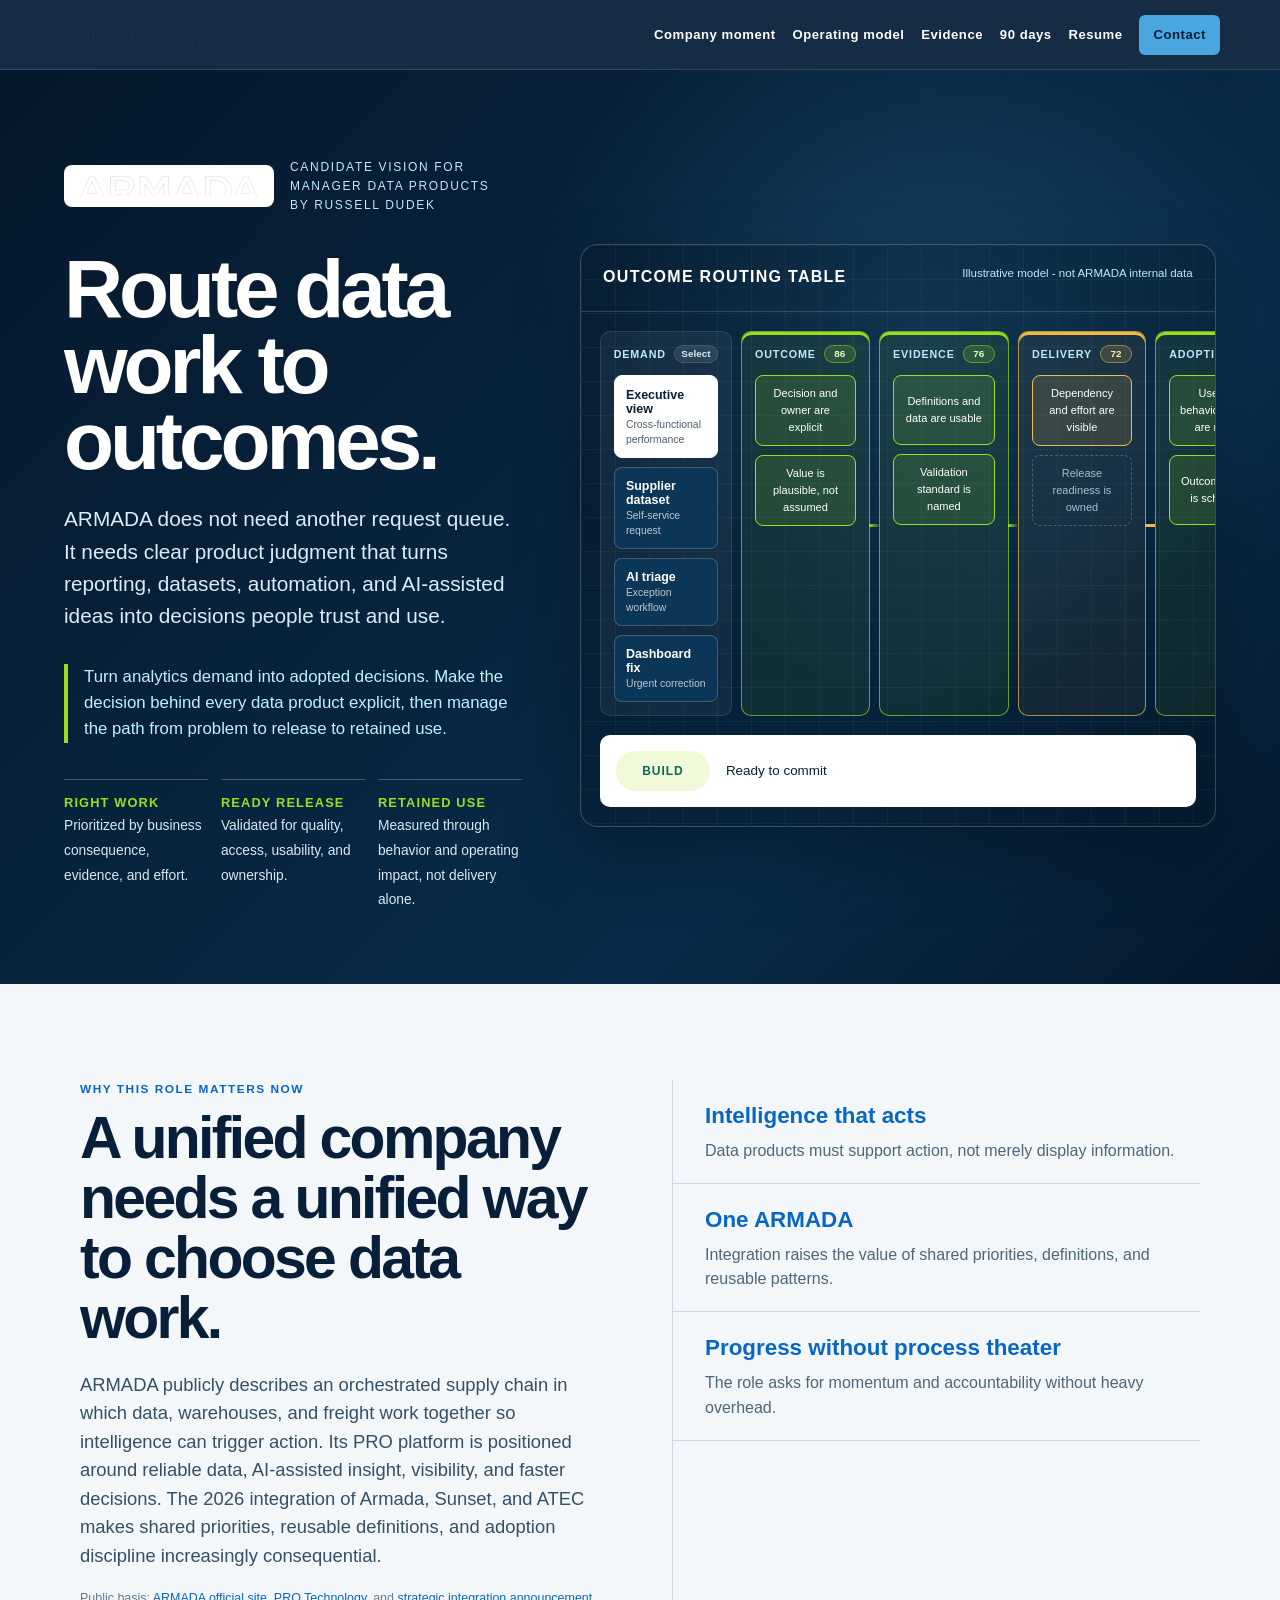
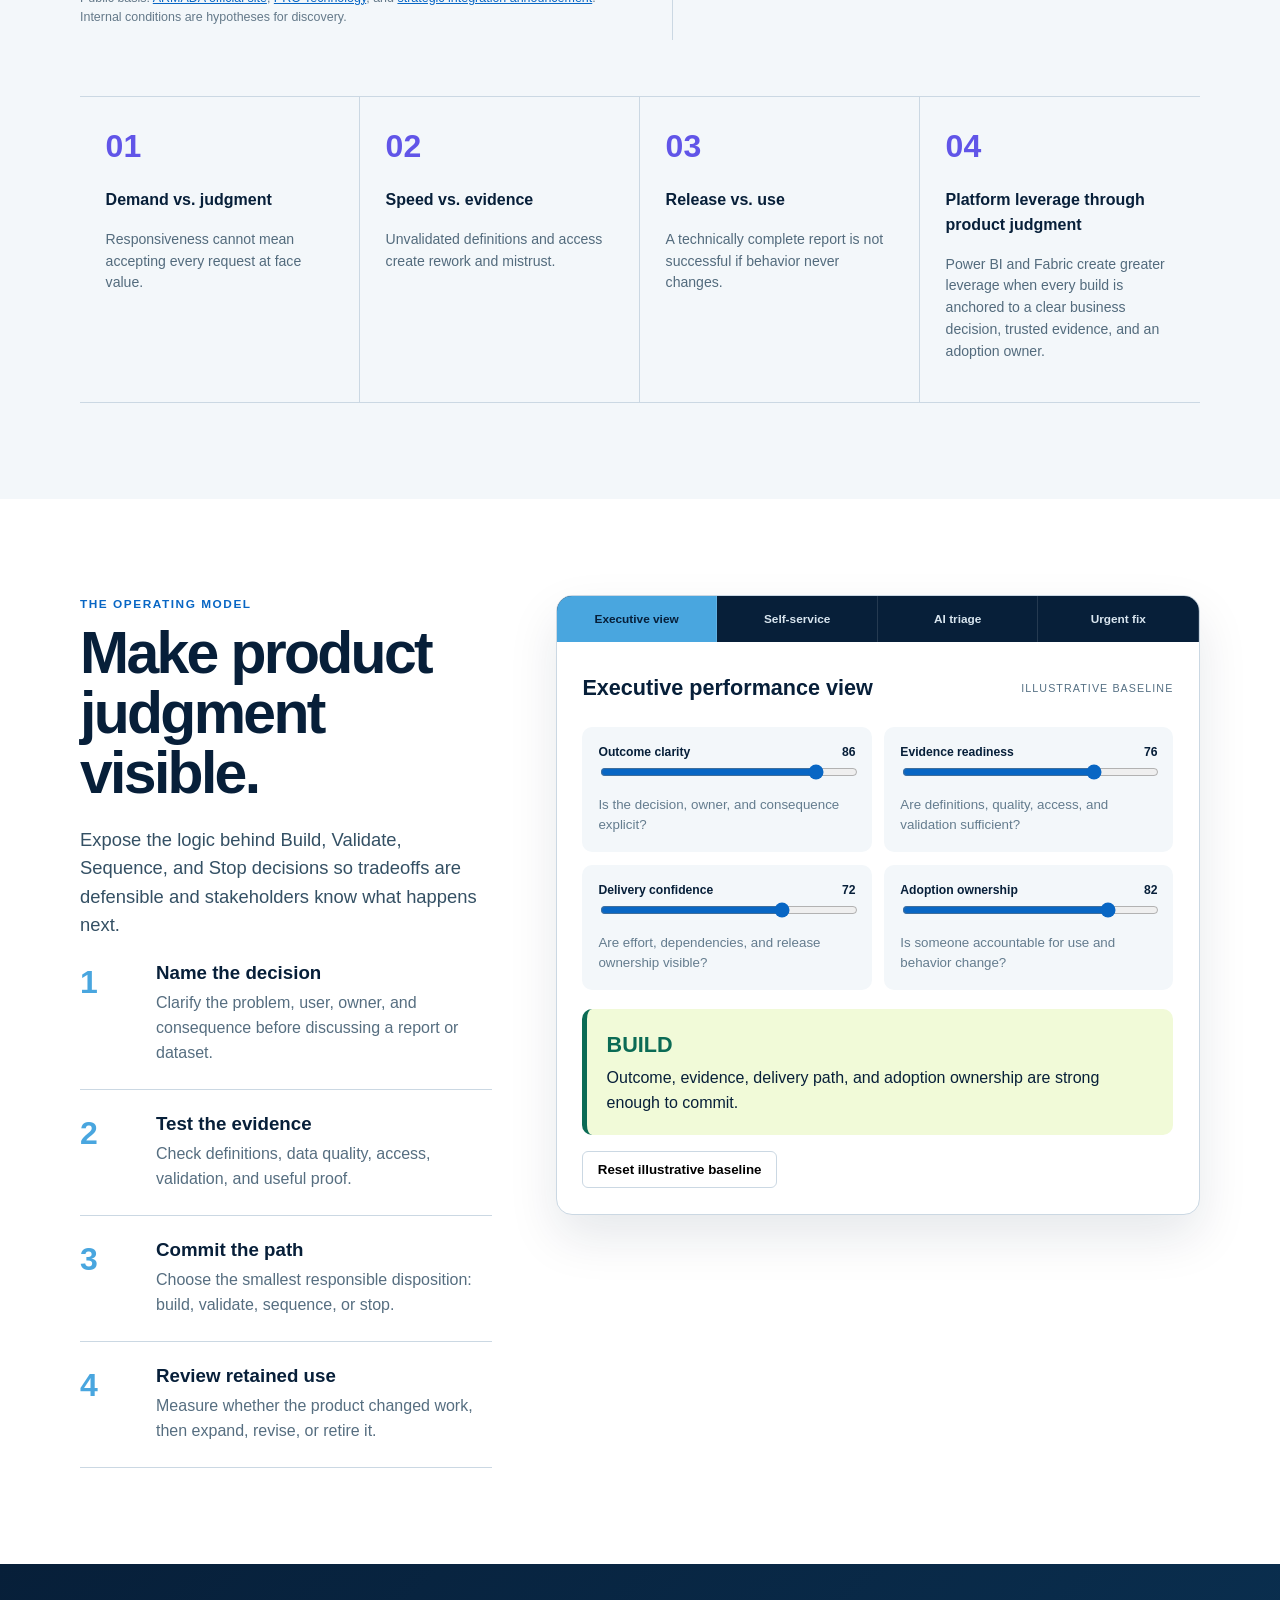
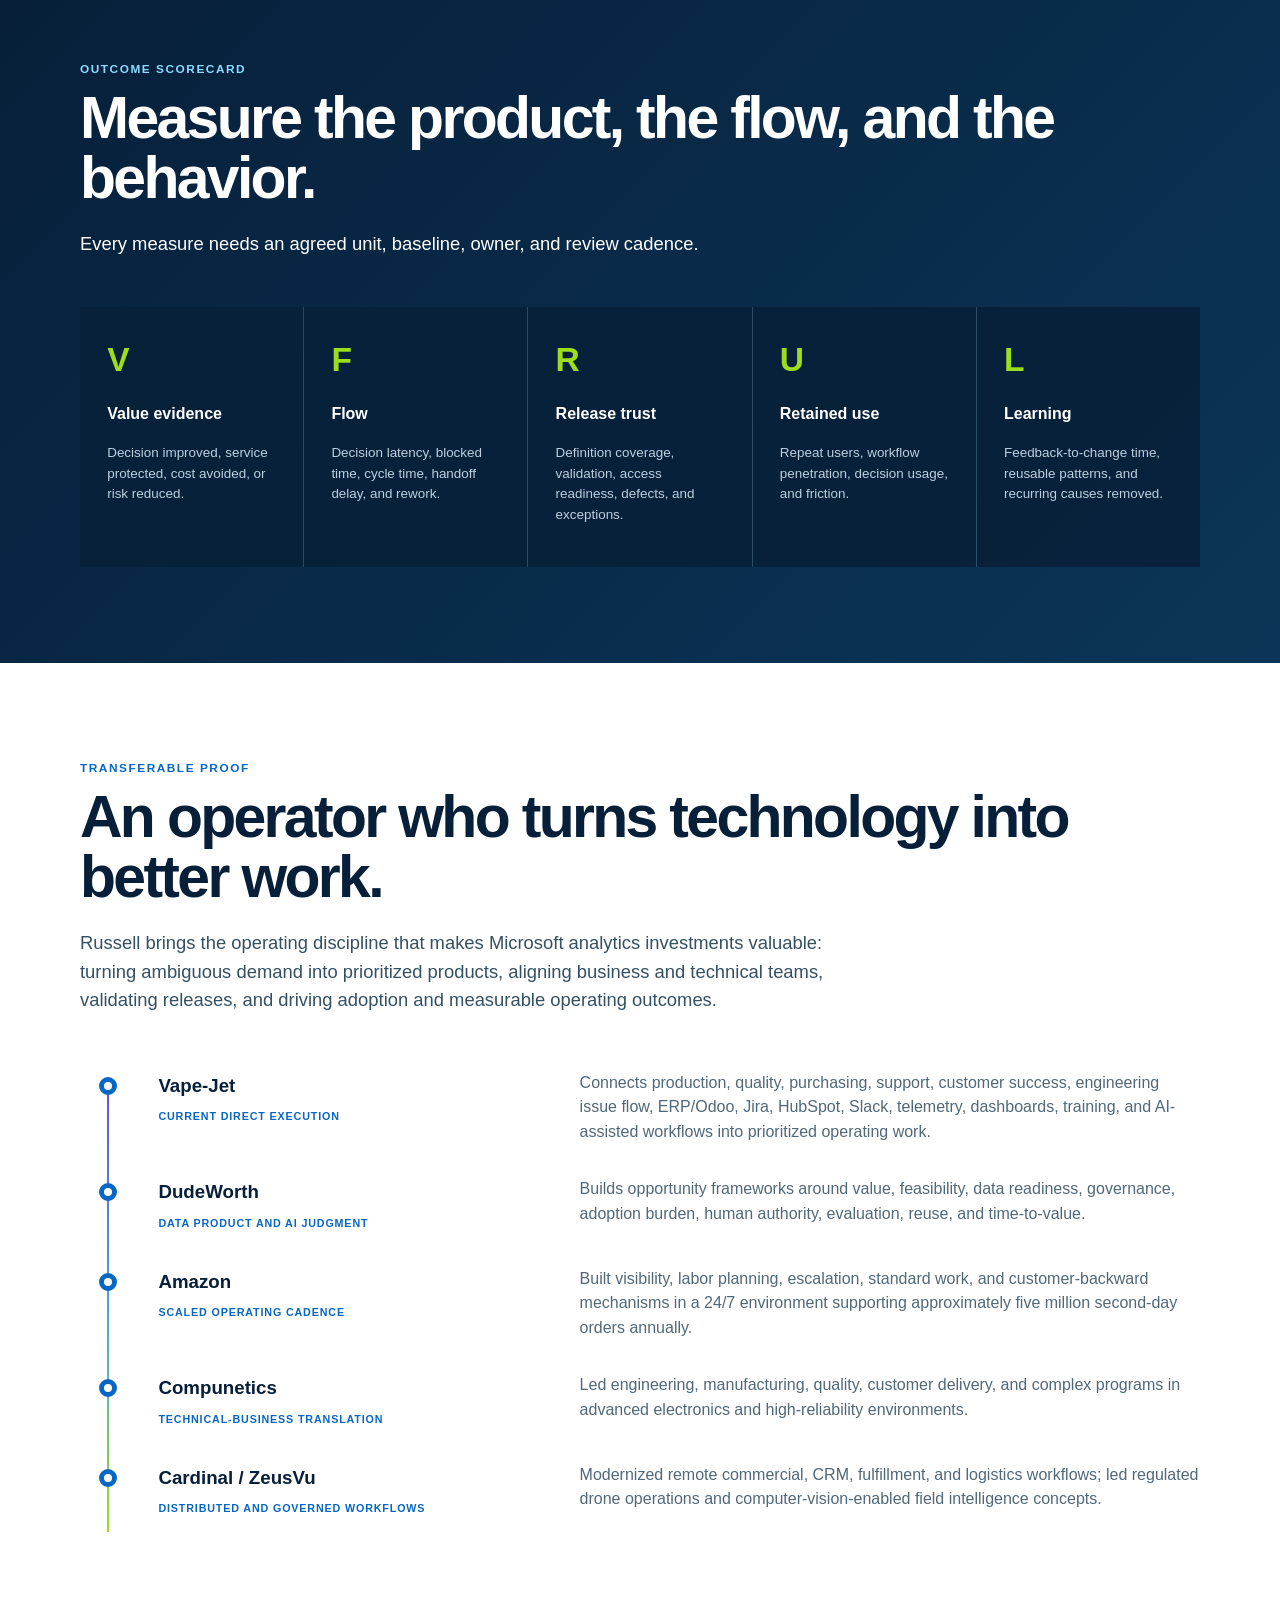
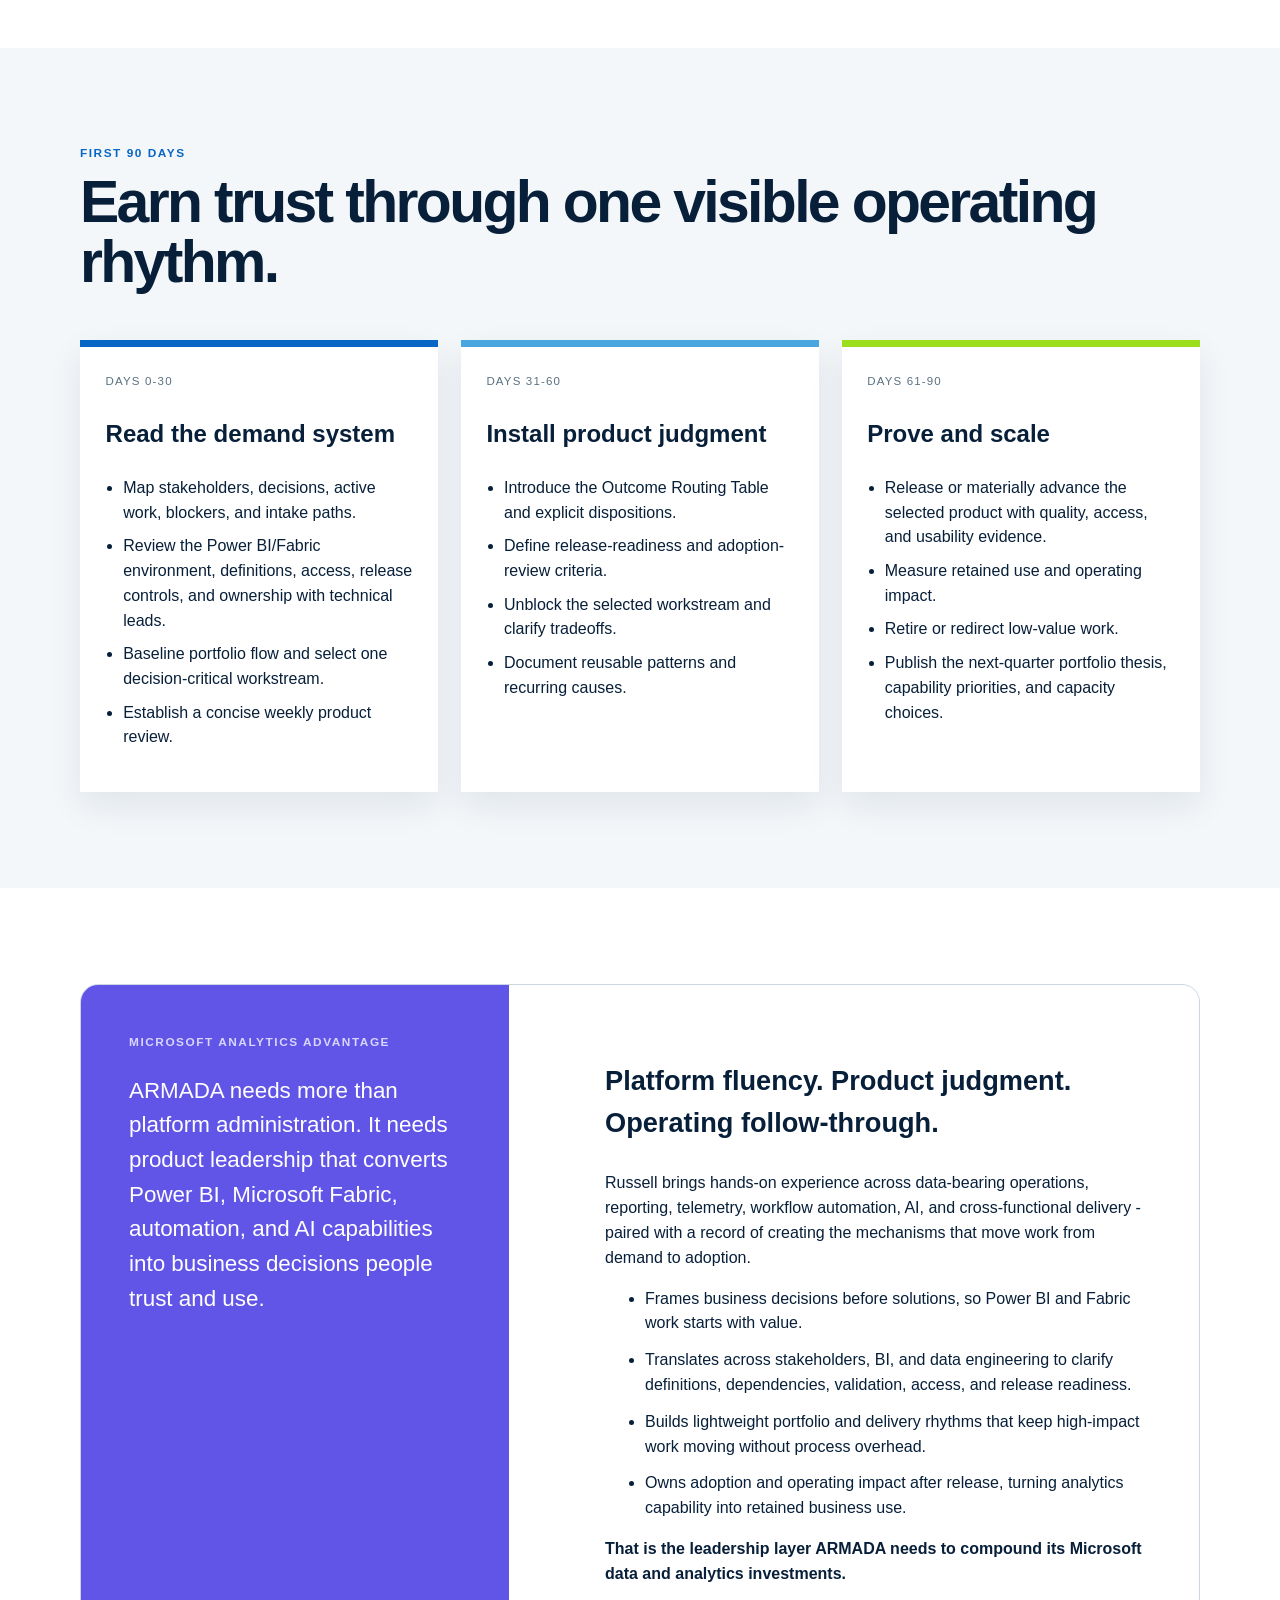
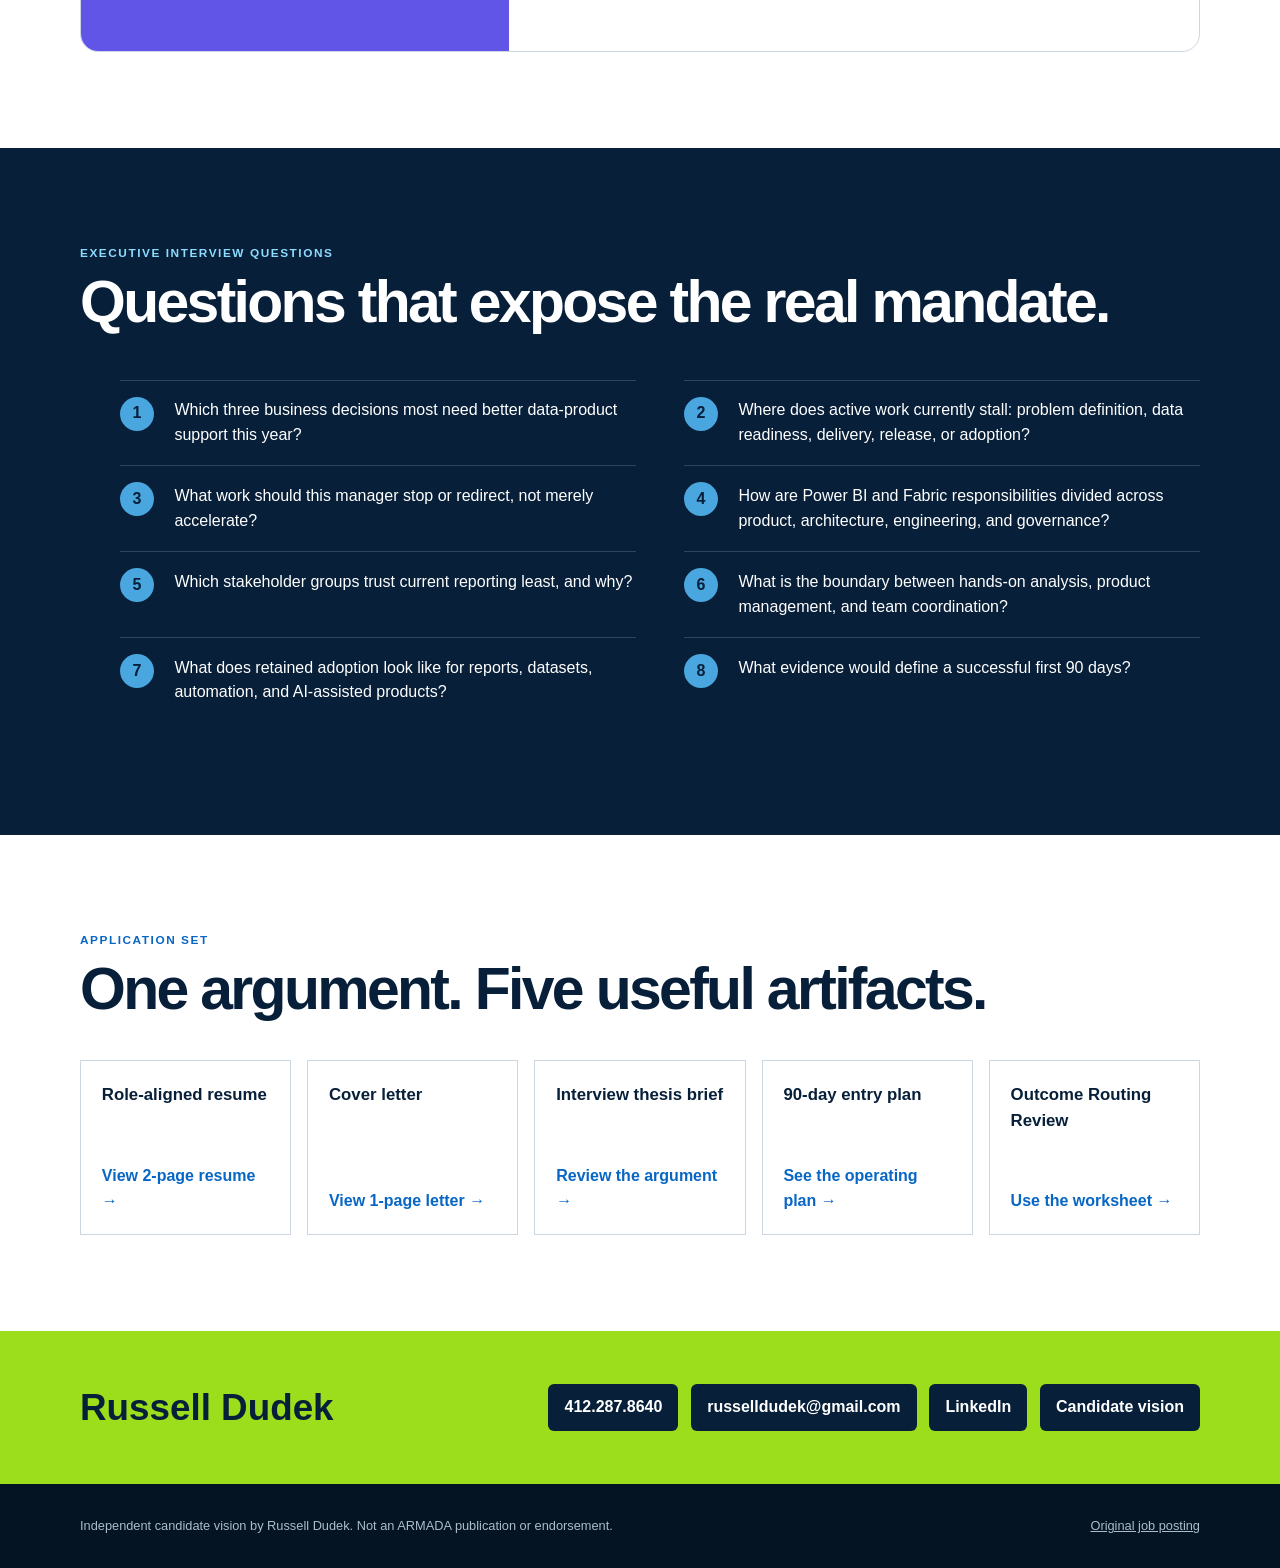
<file: index.html>
<!doctype html>
<html lang="en">
<head>
  <meta charset="utf-8">
  <meta name="viewport" content="width=device-width,initial-scale=1">
  <title>ARMADA Manager Data Products | Candidate Vision by Russell Dudek</title>
  <meta name="description" content="Independent candidate vision for ARMADA's Manager Data Products role: route analytics work to adopted business outcomes.">
  <link rel="icon" href="assets/graphics/routing-mark.svg">
  <link rel="stylesheet" href="styles.css">
</head>
<body>
<a class="skip" href="#main">Skip to content</a>
<nav class="site-nav"><div class="nav-inner">
  <a href="index.html" aria-label="ARMADA candidate vision home"><img class="nav-logo" src="assets/brand/armada-logo-official.svg" alt="ARMADA"></a>
  <button class="menu-button" aria-expanded="false" aria-controls="navLinks">Menu</button>
  <div class="nav-links" id="navLinks"><a href="#moment">Company moment</a><a href="#model">Operating model</a><a href="#evidence">Evidence</a><a href="#plan">90 days</a><a href="resume.html">Resume</a><a class="nav-cta" href="#contact">Contact</a></div>
</div></nav>
<main id="main">
<section class="hero"><div class="hero-grid">
  <div>
    <div class="company-lockup"><img src="assets/brand/armada-logo-official.svg" alt="ARMADA"><div class="independent">Candidate vision for Manager Data Products<br>by Russell Dudek</div></div>
    <h1>Route data work to outcomes.</h1>
    <p class="lead">ARMADA does not need another request queue. It needs clear product judgment that turns reporting, datasets, automation, and AI-assisted ideas into decisions people trust and use.</p>
    <p class="hero-thesis">Turn analytics demand into adopted decisions. Make the decision behind every data product explicit, then manage the path from problem to release to retained use.</p>
    <div class="hero-proof"><div><strong>Right work</strong><span>Prioritized by business consequence, evidence, and effort.</span></div><div><strong>Ready release</strong><span>Validated for quality, access, usability, and ownership.</span></div><div><strong>Retained use</strong><span>Measured through behavior and operating impact, not delivery alone.</span></div></div>
  </div>
  <div class="routing-stage" aria-label="Interactive outcome routing table">
    <div class="routing-head"><h2>Outcome Routing Table</h2><span>Illustrative model - not ARMADA internal data</span></div>
    <div class="routing-grid">
      <div class="route-col demand-col"><div class="route-col-head"><h3>Demand</h3><span class="stage-score stage-score-label">Select</span></div><div class="request-stack">
        <button class="request-card active" data-scenario="executive"><strong>Executive view</strong><small>Cross-functional performance</small></button>
        <button class="request-card" data-scenario="selfservice"><strong>Supplier dataset</strong><small>Self-service request</small></button>
        <button class="request-card" data-scenario="agent"><strong>AI triage</strong><small>Exception workflow</small></button>
        <button class="request-card" data-scenario="urgent"><strong>Dashboard fix</strong><small>Urgent correction</small></button>
      </div></div>
      <div class="route-col" data-stage="outcome"><div class="route-col-head"><h3>Outcome</h3><span class="stage-score" aria-label="Outcome score">86</span></div><div class="gate">Decision and owner are explicit</div><div class="gate">Value is plausible, not assumed</div></div>
      <div class="route-col" data-stage="evidence"><div class="route-col-head"><h3>Evidence</h3><span class="stage-score" aria-label="Evidence score">76</span></div><div class="gate">Definitions and data are usable</div><div class="gate">Validation standard is named</div></div>
      <div class="route-col" data-stage="delivery"><div class="route-col-head"><h3>Delivery</h3><span class="stage-score" aria-label="Delivery score">72</span></div><div class="gate">Dependency and effort are visible</div><div class="gate">Release readiness is owned</div></div>
      <div class="route-col" data-stage="adoption"><div class="route-col-head"><h3>Adoption</h3><span class="stage-score" aria-label="Adoption score">82</span></div><div class="gate">User and behavior change are named</div><div class="gate">Outcome review is scheduled</div></div>
    </div>
    <div class="route-readout"><div class="decision-badge">BUILD</div><p id="heroDecisionCopy">Ready to commit</p></div>
  </div>
</div></section>

<section class="section moment" id="moment"><div class="section-inner">
  <div class="moment-grid"><div><div class="eyebrow">Why this role matters now</div><h2>A unified company needs a unified way to choose data work.</h2><p class="section-lead">ARMADA publicly describes an orchestrated supply chain in which data, warehouses, and freight work together so intelligence can trigger action. Its PRO platform is positioned around reliable data, AI-assisted insight, visibility, and faster decisions. The 2026 integration of Armada, Sunset, and ATEC makes shared priorities, reusable definitions, and adoption discipline increasingly consequential.</p><p class="source-list">Public basis: <a href="https://www.armada.net/">ARMADA official site</a>, <a href="https://www.armada.net/solution/pro-technology/">PRO Technology</a>, and <a href="https://www.armada.net/armada-sunset-holdings-announces-strategic-integration/">strategic integration announcement</a>. Internal conditions are hypotheses for discovery.</p></div>
  <div class="moment-facts"><div class="fact"><strong>Intelligence that acts</strong><p>Data products must support action, not merely display information.</p></div><div class="fact"><strong>One ARMADA</strong><p>Integration raises the value of shared priorities, definitions, and reusable patterns.</p></div><div class="fact"><strong>Progress without process theater</strong><p>The role asks for momentum and accountability without heavy overhead.</p></div></div></div>
  <div class="tension-rail"><div class="tension"><div class="versus">01</div><h3>Demand vs. judgment</h3><p>Responsiveness cannot mean accepting every request at face value.</p></div><div class="tension"><div class="versus">02</div><h3>Speed vs. evidence</h3><p>Unvalidated definitions and access create rework and mistrust.</p></div><div class="tension"><div class="versus">03</div><h3>Release vs. use</h3><p>A technically complete report is not successful if behavior never changes.</p></div><div class="tension"><div class="versus">04</div><h3>Platform leverage through product judgment</h3><p>Power BI and Fabric create greater leverage when every build is anchored to a clear business decision, trusted evidence, and an adoption owner.</p></div></div>
</div></section>

<section class="section model" id="model"><div class="section-inner"><div class="model-layout">
  <div><div class="eyebrow">The operating model</div><h2>Make product judgment visible.</h2><p class="section-lead">Expose the logic behind Build, Validate, Sequence, and Stop decisions so tradeoffs are defensible and stakeholders know what happens next.</p><div class="decision-architecture">
    <div class="decision-step"><b>1</b><div><h3>Name the decision</h3><p>Clarify the problem, user, owner, and consequence before discussing a report or dataset.</p></div></div>
    <div class="decision-step"><b>2</b><div><h3>Test the evidence</h3><p>Check definitions, data quality, access, validation, and useful proof.</p></div></div>
    <div class="decision-step"><b>3</b><div><h3>Commit the path</h3><p>Choose the smallest responsible disposition: build, validate, sequence, or stop.</p></div></div>
    <div class="decision-step"><b>4</b><div><h3>Review retained use</h3><p>Measure whether the product changed work, then expand, revise, or retire it.</p></div></div>
  </div></div>
  <div class="artifact-panel"><div class="artifact-tabs" role="tablist" aria-label="Illustrative data product scenarios"><button class="artifact-tab active" data-scenario="executive" role="tab">Executive view</button><button class="artifact-tab" data-scenario="selfservice" role="tab">Self-service</button><button class="artifact-tab" data-scenario="agent" role="tab">AI triage</button><button class="artifact-tab" data-scenario="urgent" role="tab">Urgent fix</button></div>
    <div class="artifact-body"><div class="scenario-title"><h3 id="scenarioTitle">Executive performance view</h3><span id="scenarioLabel">Illustrative baseline</span></div><div class="criteria">
      <div class="criterion"><label>Outcome clarity <output>86</output></label><input type="range" min="0" max="100" value="86" aria-label="Outcome clarity"><small>Is the decision, owner, and consequence explicit?</small></div>
      <div class="criterion"><label>Evidence readiness <output>76</output></label><input type="range" min="0" max="100" value="76" aria-label="Evidence readiness"><small>Are definitions, quality, access, and validation sufficient?</small></div>
      <div class="criterion"><label>Delivery confidence <output>72</output></label><input type="range" min="0" max="100" value="72" aria-label="Delivery confidence"><small>Are effort, dependencies, and release ownership visible?</small></div>
      <div class="criterion"><label>Adoption ownership <output>82</output></label><input type="range" min="0" max="100" value="82" aria-label="Adoption ownership"><small>Is someone accountable for use and behavior change?</small></div>
    </div><div class="disposition" id="disposition"><strong>BUILD</strong><p>Outcome, evidence, delivery path, and adoption ownership support commitment.</p></div><button class="reset" id="resetBaseline">Reset illustrative baseline</button></div>
  </div>
</div></div></section>

<section class="section scorecard"><div class="section-inner"><div class="eyebrow" style="color:#8cdcff">Outcome scorecard</div><h2>Measure the product, the flow, and the behavior.</h2><p class="section-lead">Every measure needs an agreed unit, baseline, owner, and review cadence.</p><div class="score-grid"><div class="score-item"><strong>V</strong><h3>Value evidence</h3><p>Decision improved, service protected, cost avoided, or risk reduced.</p></div><div class="score-item"><strong>F</strong><h3>Flow</h3><p>Decision latency, blocked time, cycle time, handoff delay, and rework.</p></div><div class="score-item"><strong>R</strong><h3>Release trust</h3><p>Definition coverage, validation, access readiness, defects, and exceptions.</p></div><div class="score-item"><strong>U</strong><h3>Retained use</h3><p>Repeat users, workflow penetration, decision usage, and friction.</p></div><div class="score-item"><strong>L</strong><h3>Learning</h3><p>Feedback-to-change time, reusable patterns, and recurring causes removed.</p></div></div></div></section>

<section class="section evidence" id="evidence"><div class="section-inner"><div class="eyebrow">Transferable proof</div><h2>An operator who turns technology into better work.</h2><p class="section-lead">Russell brings the operating discipline that makes Microsoft analytics investments valuable: turning ambiguous demand into prioritized products, aligning business and technical teams, validating releases, and driving adoption and measurable operating outcomes.</p><div class="evidence-map">
  <div class="evidence-row"><div class="evidence-dot"></div><div><h3>Vape-Jet</h3><span class="evidence-tag">Current direct execution</span></div><p>Connects production, quality, purchasing, support, customer success, engineering issue flow, ERP/Odoo, Jira, HubSpot, Slack, telemetry, dashboards, training, and AI-assisted workflows into prioritized operating work.</p></div>
  <div class="evidence-row"><div class="evidence-dot"></div><div><h3>DudeWorth</h3><span class="evidence-tag">Data product and AI judgment</span></div><p>Builds opportunity frameworks around value, feasibility, data readiness, governance, adoption burden, human authority, evaluation, reuse, and time-to-value.</p></div>
  <div class="evidence-row"><div class="evidence-dot"></div><div><h3>Amazon</h3><span class="evidence-tag">Scaled operating cadence</span></div><p>Built visibility, labor planning, escalation, standard work, and customer-backward mechanisms in a 24/7 environment supporting approximately five million second-day orders annually.</p></div>
  <div class="evidence-row"><div class="evidence-dot"></div><div><h3>Compunetics</h3><span class="evidence-tag">Technical-business translation</span></div><p>Led engineering, manufacturing, quality, customer delivery, and complex programs in advanced electronics and high-reliability environments.</p></div>
  <div class="evidence-row"><div class="evidence-dot"></div><div><h3>Cardinal / ZeusVu</h3><span class="evidence-tag">Distributed and governed workflows</span></div><p>Modernized remote commercial, CRM, fulfillment, and logistics workflows; led regulated drone operations and computer-vision-enabled field intelligence concepts.</p></div>
</div></div></section>

<section class="section entry" id="plan"><div class="section-inner"><div class="eyebrow">First 90 days</div><h2>Earn trust through one visible operating rhythm.</h2><div class="entry-grid">
  <div class="phase"><div class="days">Days 0-30</div><h3>Read the demand system</h3><ul><li>Map stakeholders, decisions, active work, blockers, and intake paths.</li><li>Review the Power BI/Fabric environment, definitions, access, release controls, and ownership with technical leads.</li><li>Baseline portfolio flow and select one decision-critical workstream.</li><li>Establish a concise weekly product review.</li></ul></div>
  <div class="phase"><div class="days">Days 31-60</div><h3>Install product judgment</h3><ul><li>Introduce the Outcome Routing Table and explicit dispositions.</li><li>Define release-readiness and adoption-review criteria.</li><li>Unblock the selected workstream and clarify tradeoffs.</li><li>Document reusable patterns and recurring causes.</li></ul></div>
  <div class="phase"><div class="days">Days 61-90</div><h3>Prove and scale</h3><ul><li>Release or materially advance the selected product with quality, access, and usability evidence.</li><li>Measure retained use and operating impact.</li><li>Retire or redirect low-value work.</li><li>Publish the next-quarter portfolio thesis, capability priorities, and capacity choices.</li></ul></div>
</div></div></section>

<section class="section objection"><div class="section-inner"><div class="objection-shell"><div class="objection-question"><div class="eyebrow" style="color:#d8d5ff">Microsoft analytics advantage</div><p>ARMADA needs more than platform administration. It needs product leadership that converts Power BI, Microsoft Fabric, automation, and AI capabilities into business decisions people trust and use.</p></div><div class="objection-answer"><h3>Platform fluency. Product judgment. Operating follow-through.</h3><p>Russell brings hands-on experience across data-bearing operations, reporting, telemetry, workflow automation, AI, and cross-functional delivery - paired with a record of creating the mechanisms that move work from demand to adoption.</p><ul><li>Frames business decisions before solutions, so Power BI and Fabric work starts with value.</li><li>Translates across stakeholders, BI, and data engineering to clarify definitions, dependencies, validation, access, and release readiness.</li><li>Builds lightweight portfolio and delivery rhythms that keep high-impact work moving without process overhead.</li><li>Owns adoption and operating impact after release, turning analytics capability into retained business use.</li></ul><p><strong>That is the leadership layer ARMADA needs to compound its Microsoft data and analytics investments.</strong></p></div></div></div></section>

<section class="section questions"><div class="section-inner"><div class="eyebrow" style="color:#8cdcff">Executive interview questions</div><h2>Questions that expose the real mandate.</h2><ol class="question-list"><li>Which three business decisions most need better data-product support this year?</li><li>Where does active work currently stall: problem definition, data readiness, delivery, release, or adoption?</li><li>What work should this manager stop or redirect, not merely accelerate?</li><li>How are Power BI and Fabric responsibilities divided across product, architecture, engineering, and governance?</li><li>Which stakeholder groups trust current reporting least, and why?</li><li>What is the boundary between hands-on analysis, product management, and team coordination?</li><li>What does retained adoption look like for reports, datasets, automation, and AI-assisted products?</li><li>What evidence would define a successful first 90 days?</li></ol></div></section>

<section class="section documents"><div class="section-inner"><div class="eyebrow">Application set</div><h2>One argument. Five useful artifacts.</h2><div class="doc-grid"><a class="doc-link" href="resume.html"><strong>Role-aligned resume</strong><span>View 2-page resume →</span></a><a class="doc-link" href="cover-letter.html"><strong>Cover letter</strong><span>View 1-page letter →</span></a><a class="doc-link" href="interview-brief.html"><strong>Interview thesis brief</strong><span>Review the argument →</span></a><a class="doc-link" href="90-day-plan.html"><strong>90-day entry plan</strong><span>See the operating plan →</span></a><a class="doc-link" href="outcome-cross-dock.html"><strong>Outcome Routing Review</strong><span>Use the worksheet →</span></a></div></div></section>
<section class="contact-band" id="contact"><div class="contact-inner"><h2>Russell Dudek</h2><div class="contact-links"><a href="tel:+14122878640">412.287.8640</a><a href="mailto:russelldudek@gmail.com">russelldudek@gmail.com</a><a href="https://www.linkedin.com/in/russelldudek">LinkedIn</a><a href="https://russelldudek.github.io/armada/">Candidate vision</a></div></div></section>
</main>
<footer class="site-footer"><div class="footer-inner"><span>Independent candidate vision by Russell Dudek. Not an ARMADA publication or endorsement.</span><a href="https://recruiting.ultipro.com/ARM1006ARPA/JobBoard/52d9cac6-58d0-401d-a11a-1d09089cd8ee/OpportunityDetail?opportunityId=619975ba-7634-41ce-a107-0a702ebdc30f&amp;source=LinkedIn">Original job posting</a></div></footer>
<script src="app.js"></script>
</body>
</html>
</file>
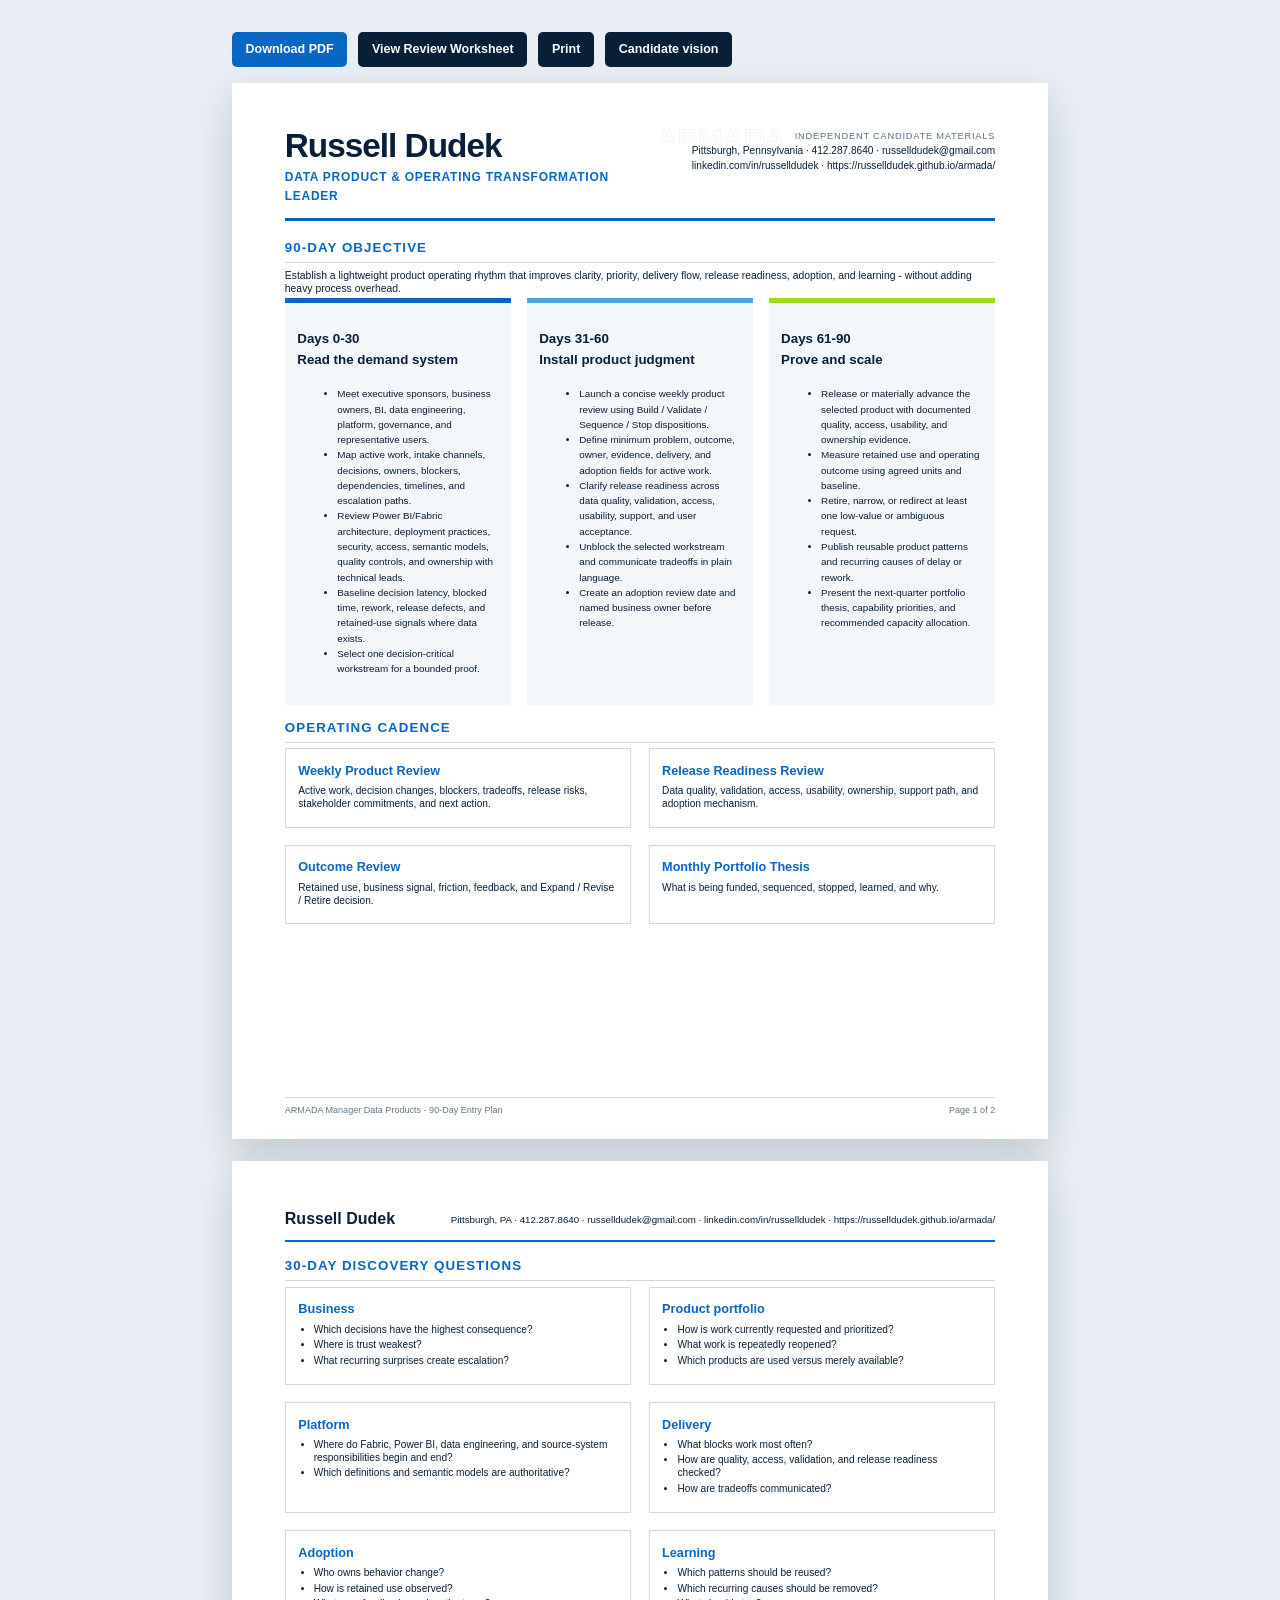
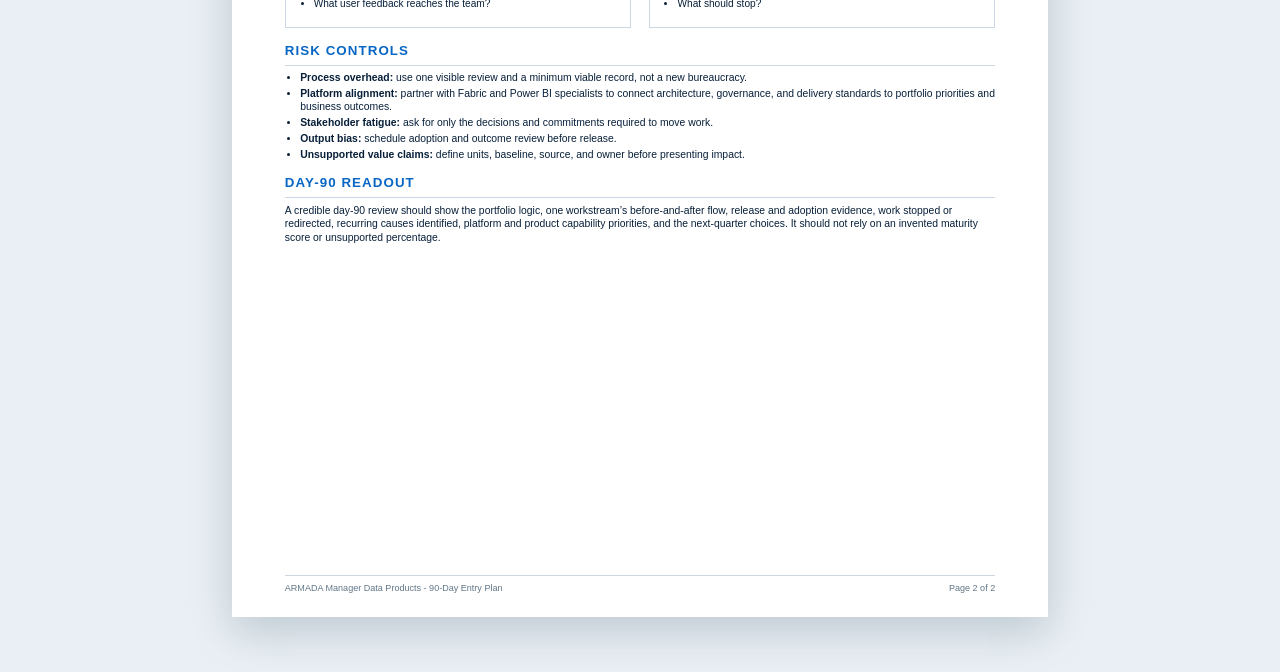
<file: 90-day-plan.html>
<!DOCTYPE html>
<html lang="en"><head><meta charset="utf-8"/><meta content="width=device-width,initial-scale=1" name="viewport"/><title>ARMADA 90-Day Entry Plan</title><link href="styles.css" rel="stylesheet"/></head><body class="doc-body"><div class="doc-actions"><a class="primary" href="docs/Russell-Dudek-ARMADA-90-Day-Plan.pdf">Download PDF</a><a href="outcome-cross-dock.html">View Review Worksheet</a><button onclick="window.print()">Print</button><a href="index.html">Candidate vision</a></div><section class="document-page"><header class="doc-header"><div><h1>Russell Dudek</h1><div class="doc-identity">Data Product &amp; Operating Transformation Leader</div></div><div class="doc-contact"><div class="doc-company"><img alt="ARMADA" src="assets/brand/armada-logo-official.svg"/><span class="doc-role">Independent candidate materials</span></div>Pittsburgh, Pennsylvania · <a href="tel:+14122878640">412.287.8640</a> · <a href="mailto:russelldudek@gmail.com">russelldudek@gmail.com</a><br/><a href="https://www.linkedin.com/in/russelldudek">linkedin.com/in/russelldudek</a> · <a href="https://russelldudek.github.io/armada/">https://russelldudek.github.io/armada/</a></div></header><section class="doc-section"><h2>90-Day Objective</h2><p>Establish a lightweight product operating rhythm that improves clarity, priority, delivery flow, release readiness, adoption, and learning - without adding heavy process overhead.</p></section><div class="plan-columns"><div class="plan-col"><h3>Days 0-30<br/>Read the demand system</h3><ul><li>Meet executive sponsors, business owners, BI, data engineering, platform, governance, and representative users.</li><li>Map active work, intake channels, decisions, owners, blockers, dependencies, timelines, and escalation paths.</li><li>Review Power BI/Fabric architecture, deployment practices, security, access, semantic models, quality controls, and ownership with technical leads.</li><li>Baseline decision latency, blocked time, rework, release defects, and retained-use signals where data exists.</li><li>Select one decision-critical workstream for a bounded proof.</li></ul></div><div class="plan-col"><h3>Days 31-60<br/>Install product judgment</h3><ul><li>Launch a concise weekly product review using Build / Validate / Sequence / Stop dispositions.</li><li>Define minimum problem, outcome, owner, evidence, delivery, and adoption fields for active work.</li><li>Clarify release readiness across data quality, validation, access, usability, support, and user acceptance.</li><li>Unblock the selected workstream and communicate tradeoffs in plain language.</li><li>Create an adoption review date and named business owner before release.</li></ul></div><div class="plan-col"><h3>Days 61-90<br/>Prove and scale</h3><ul><li>Release or materially advance the selected product with documented quality, access, usability, and ownership evidence.</li><li>Measure retained use and operating outcome using agreed units and baseline.</li><li>Retire, narrow, or redirect at least one low-value or ambiguous request.</li><li>Publish reusable product patterns and recurring causes of delay or rework.</li><li>Present the next-quarter portfolio thesis, capability priorities, and recommended capacity allocation.</li></ul></div></div><section class="doc-section"><h2>Operating Cadence</h2><div class="brief-grid"><div class="brief-card"><h3>Weekly Product Review</h3><p>Active work, decision changes, blockers, tradeoffs, release risks, stakeholder commitments, and next action.</p></div><div class="brief-card"><h3>Release Readiness Review</h3><p>Data quality, validation, access, usability, ownership, support path, and adoption mechanism.</p></div><div class="brief-card"><h3>Outcome Review</h3><p>Retained use, business signal, friction, feedback, and Expand / Revise / Retire decision.</p></div><div class="brief-card"><h3>Monthly Portfolio Thesis</h3><p>What is being funded, sequenced, stopped, learned, and why.</p></div></div></section><footer class="doc-footer"><span>ARMADA Manager Data Products - 90-Day Entry Plan</span><span>Page 1 of 2</span></footer></section>
<section class="document-page"><div class="continuation"><strong>Russell Dudek</strong><span class="compact-contact">Pittsburgh, PA · 412.287.8640 · russelldudek@gmail.com · linkedin.com/in/russelldudek · https://russelldudek.github.io/armada/</span></div><section class="doc-section"><h2>30-Day Discovery Questions</h2><div class="brief-grid"><div class="brief-card"><h3>Business</h3><ul><li>Which decisions have the highest consequence?</li><li>Where is trust weakest?</li><li>What recurring surprises create escalation?</li></ul></div><div class="brief-card"><h3>Product portfolio</h3><ul><li>How is work currently requested and prioritized?</li><li>What work is repeatedly reopened?</li><li>Which products are used versus merely available?</li></ul></div><div class="brief-card"><h3>Platform</h3><ul><li>Where do Fabric, Power BI, data engineering, and source-system responsibilities begin and end?</li><li>Which definitions and semantic models are authoritative?</li></ul></div><div class="brief-card"><h3>Delivery</h3><ul><li>What blocks work most often?</li><li>How are quality, access, validation, and release readiness checked?</li><li>How are tradeoffs communicated?</li></ul></div><div class="brief-card"><h3>Adoption</h3><ul><li>Who owns behavior change?</li><li>How is retained use observed?</li><li>What user feedback reaches the team?</li></ul></div><div class="brief-card"><h3>Learning</h3><ul><li>Which patterns should be reused?</li><li>Which recurring causes should be removed?</li><li>What should stop?</li></ul></div></div></section><section class="doc-section"><h2>Risk Controls</h2><ul><li><strong>Process overhead:</strong> use one visible review and a minimum viable record, not a new bureaucracy.</li><li><strong>Platform alignment:</strong> partner with Fabric and Power BI specialists to connect architecture, governance, and delivery standards to portfolio priorities and business outcomes.</li><li><strong>Stakeholder fatigue:</strong> ask for only the decisions and commitments required to move work.</li><li><strong>Output bias:</strong> schedule adoption and outcome review before release.</li><li><strong>Unsupported value claims:</strong> define units, baseline, source, and owner before presenting impact.</li></ul></section><section class="doc-section"><h2>Day-90 Readout</h2><p>A credible day-90 review should show the portfolio logic, one workstream’s before-and-after flow, release and adoption evidence, work stopped or redirected, recurring causes identified, platform and product capability priorities, and the next-quarter choices. It should not rely on an invented maturity score or unsupported percentage.</p></section><footer class="doc-footer"><span>ARMADA Manager Data Products - 90-Day Entry Plan</span><span>Page 2 of 2</span></footer></section></body></html>
</file>
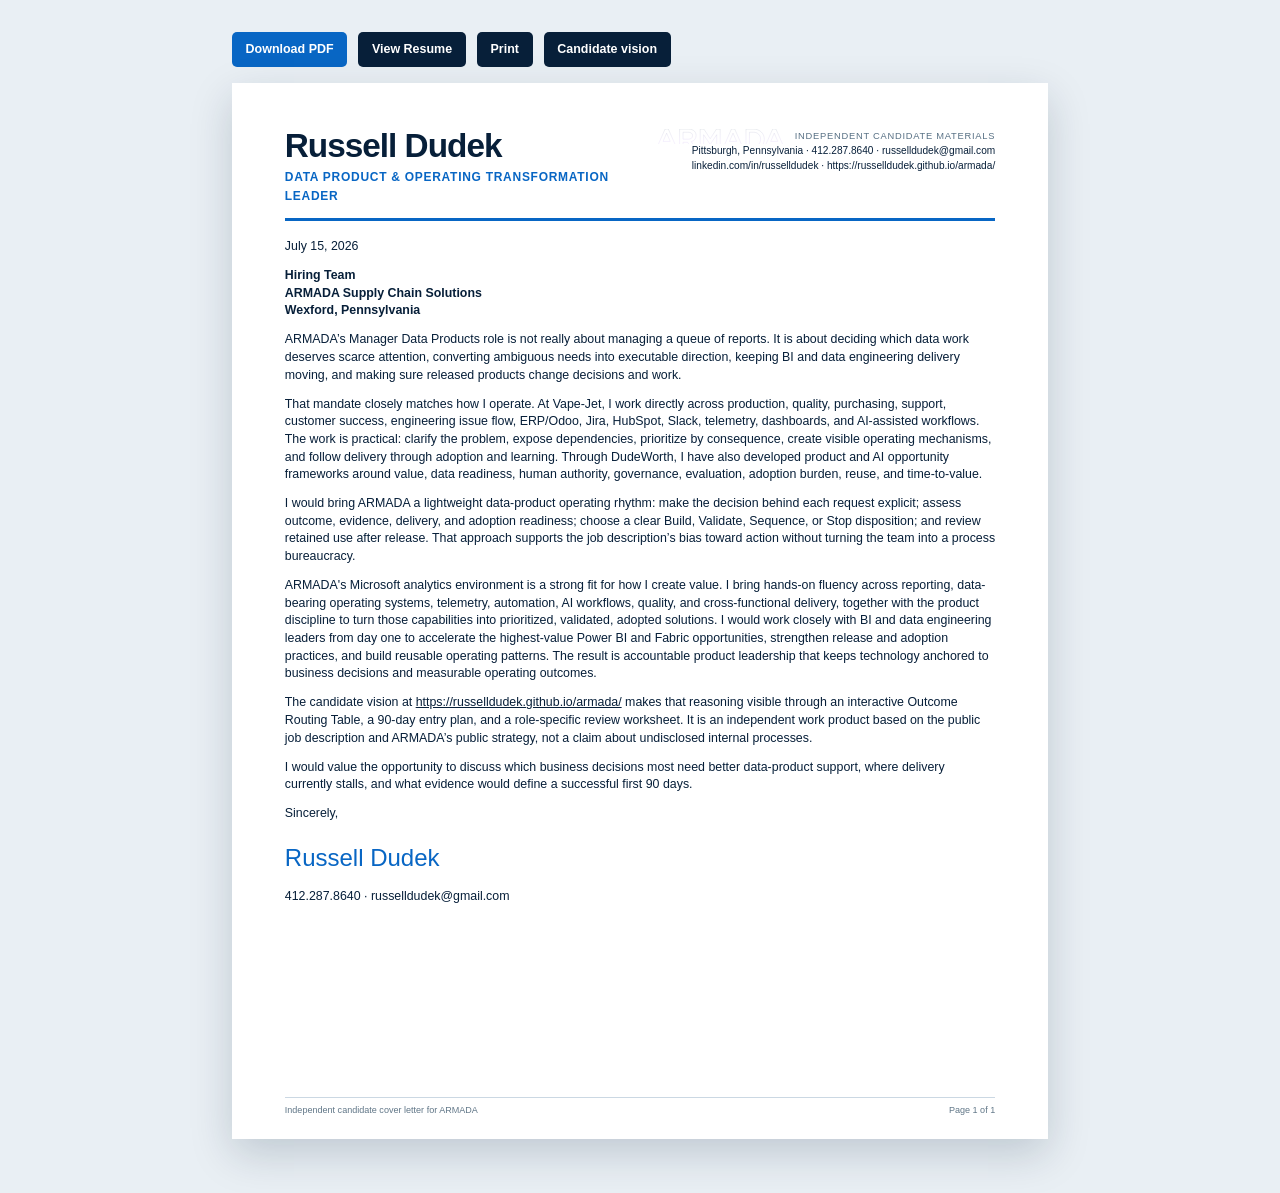
<file: cover-letter.html>
<!DOCTYPE html>
<html lang="en"><head><meta charset="utf-8"/><meta content="width=device-width,initial-scale=1" name="viewport"/><title>Russell Dudek | ARMADA Cover Letter</title><link href="styles.css" rel="stylesheet"/></head><body class="doc-body"><div class="doc-actions"><a class="primary" href="docs/Russell-Dudek-ARMADA-Cover-Letter.pdf">Download PDF</a><a href="resume.html">View Resume</a><button onclick="window.print()">Print</button><a href="index.html">Candidate vision</a></div><section class="document-page"><header class="doc-header"><div><h1>Russell Dudek</h1><div class="doc-identity">Data Product &amp; Operating Transformation Leader</div></div><div class="doc-contact"><div class="doc-company"><img alt="ARMADA" src="assets/brand/armada-logo-official.svg"/><span class="doc-role">Independent candidate materials</span></div>Pittsburgh, Pennsylvania · <a href="tel:+14122878640">412.287.8640</a> · <a href="mailto:russelldudek@gmail.com">russelldudek@gmail.com</a><br/><a href="https://www.linkedin.com/in/russelldudek">linkedin.com/in/russelldudek</a> · <a href="https://russelldudek.github.io/armada/">https://russelldudek.github.io/armada/</a></div></header><div class="letter-body"><p>July 15, 2026</p><p><strong>Hiring Team<br/>ARMADA Supply Chain Solutions<br/>Wexford, Pennsylvania</strong></p><p>ARMADA’s Manager Data Products role is not really about managing a queue of reports. It is about deciding which data work deserves scarce attention, converting ambiguous needs into executable direction, keeping BI and data engineering delivery moving, and making sure released products change decisions and work.</p><p>That mandate closely matches how I operate. At Vape-Jet, I work directly across production, quality, purchasing, support, customer success, engineering issue flow, ERP/Odoo, Jira, HubSpot, Slack, telemetry, dashboards, and AI-assisted workflows. The work is practical: clarify the problem, expose dependencies, prioritize by consequence, create visible operating mechanisms, and follow delivery through adoption and learning. Through DudeWorth, I have also developed product and AI opportunity frameworks around value, data readiness, human authority, governance, evaluation, adoption burden, reuse, and time-to-value.</p><p>I would bring ARMADA a lightweight data-product operating rhythm: make the decision behind each request explicit; assess outcome, evidence, delivery, and adoption readiness; choose a clear Build, Validate, Sequence, or Stop disposition; and review retained use after release. That approach supports the job description’s bias toward action without turning the team into a process bureaucracy.</p><p>ARMADA's Microsoft analytics environment is a strong fit for how I create value. I bring hands-on fluency across reporting, data-bearing operating systems, telemetry, automation, AI workflows, quality, and cross-functional delivery, together with the product discipline to turn those capabilities into prioritized, validated, adopted solutions. I would work closely with BI and data engineering leaders from day one to accelerate the highest-value Power BI and Fabric opportunities, strengthen release and adoption practices, and build reusable operating patterns. The result is accountable product leadership that keeps technology anchored to business decisions and measurable operating outcomes.</p><p>The candidate vision at <a href="https://russelldudek.github.io/armada/">https://russelldudek.github.io/armada/</a> makes that reasoning visible through an interactive Outcome Routing Table, a 90-day entry plan, and a role-specific review worksheet. It is an independent work product based on the public job description and ARMADA’s public strategy, not a claim about undisclosed internal processes.</p><p>I would value the opportunity to discuss which business decisions most need better data-product support, where delivery currently stalls, and what evidence would define a successful first 90 days.</p><p>Sincerely,</p><div class="signature">Russell Dudek</div><p>412.287.8640 · russelldudek@gmail.com</p></div><footer class="doc-footer"><span>Independent candidate cover letter for ARMADA</span><span>Page 1 of 1</span></footer></section></body></html>
</file>
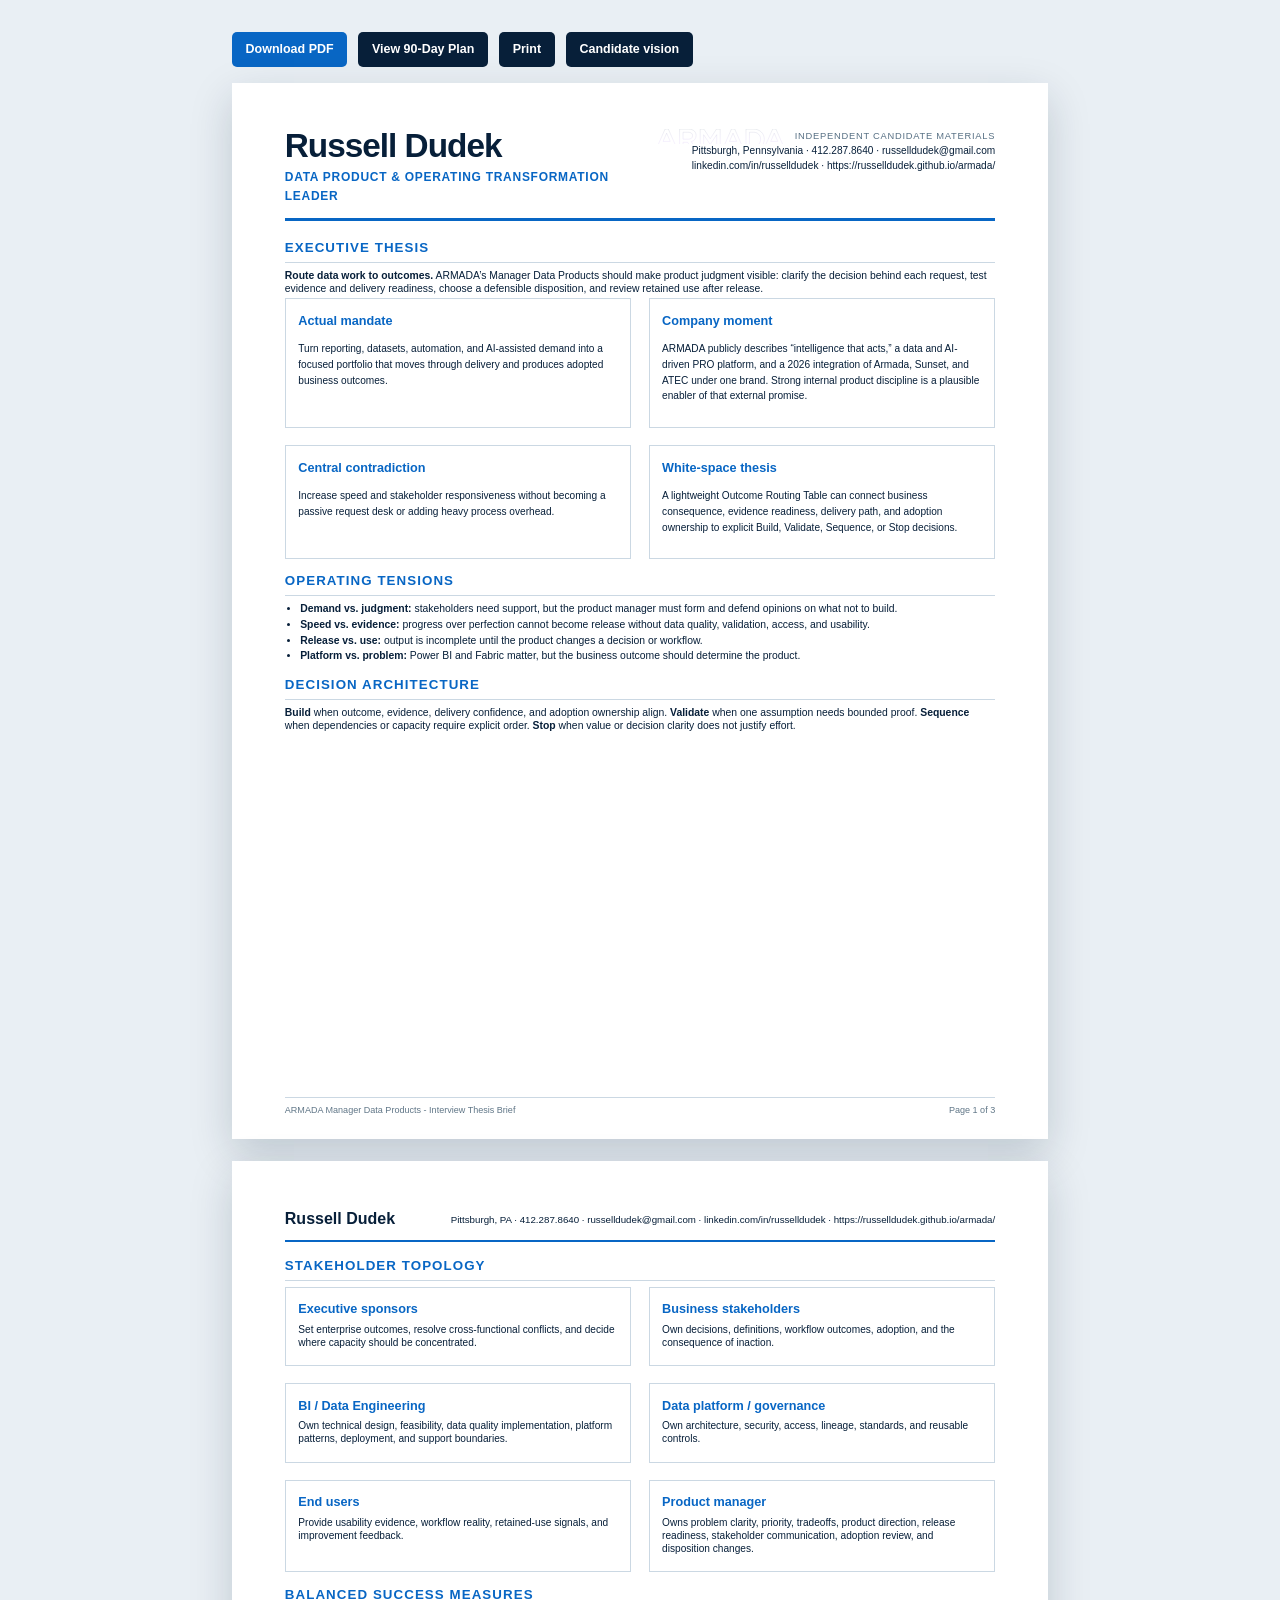
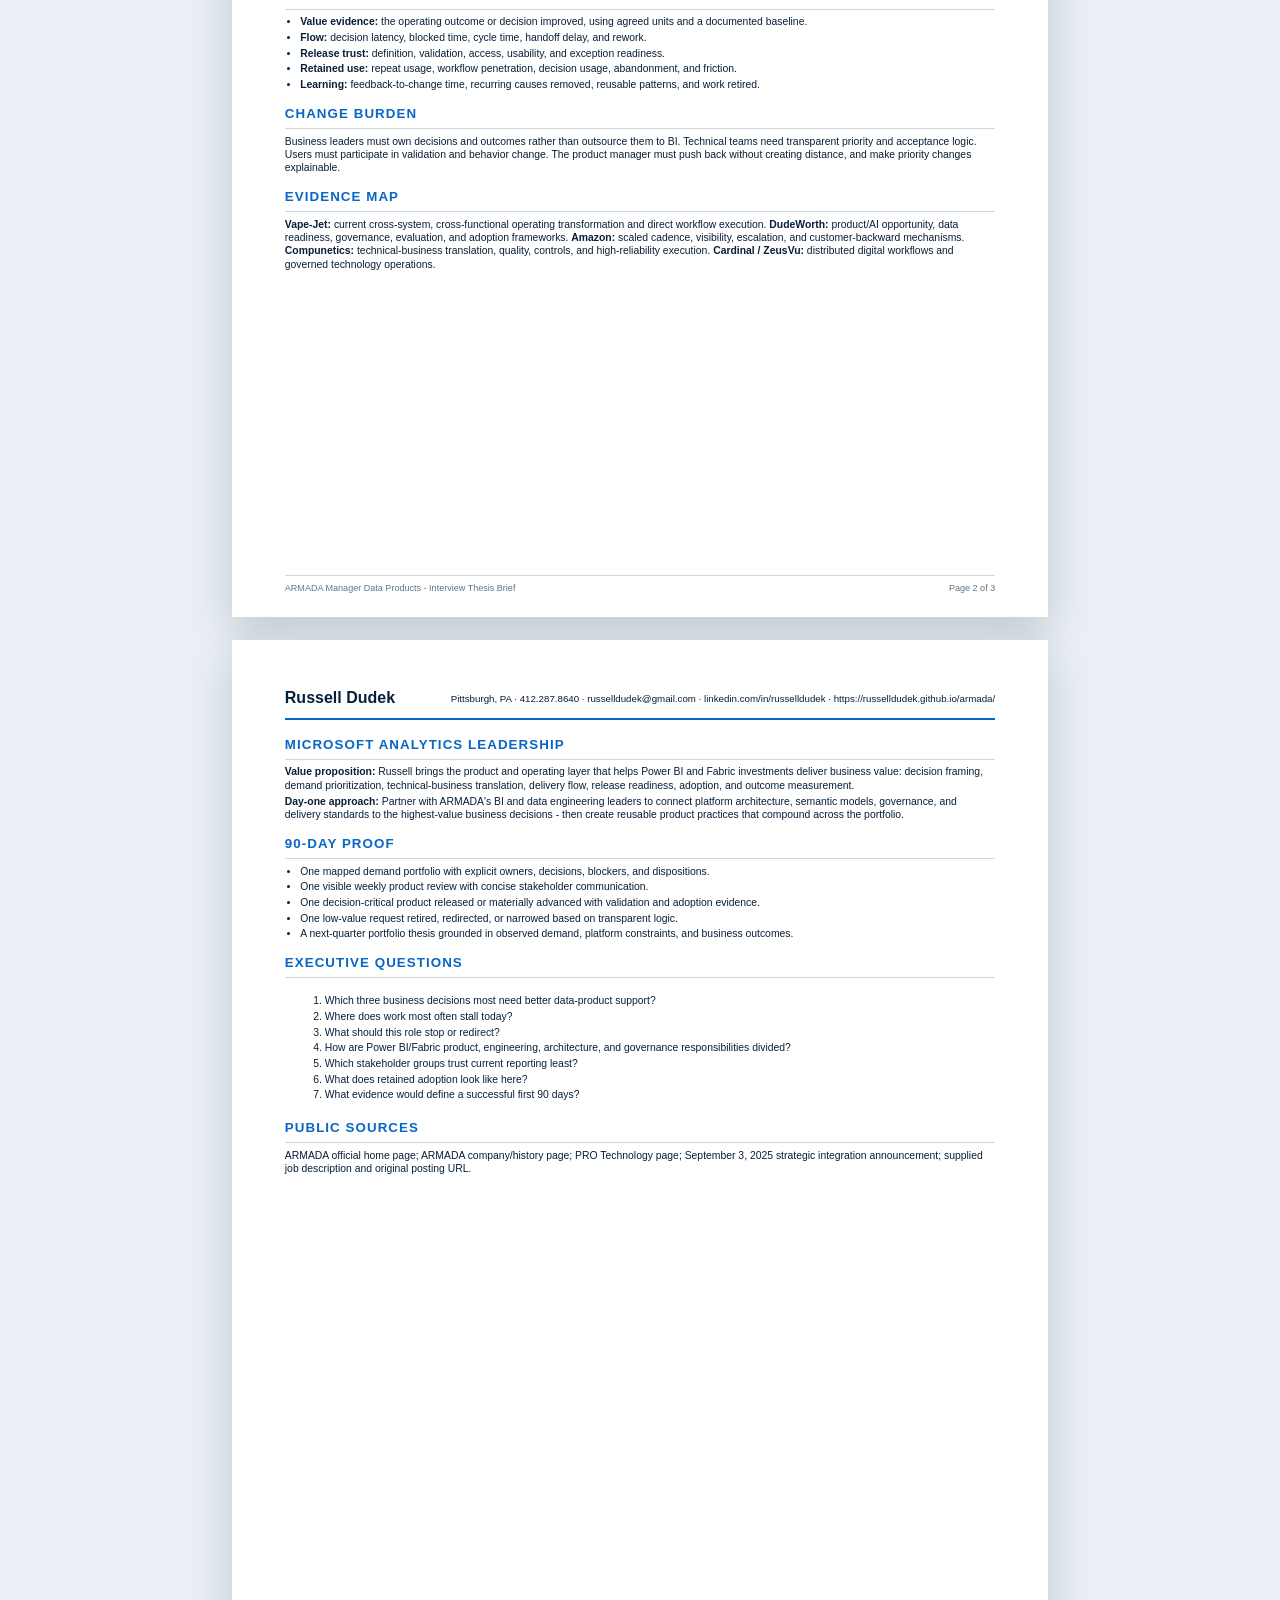
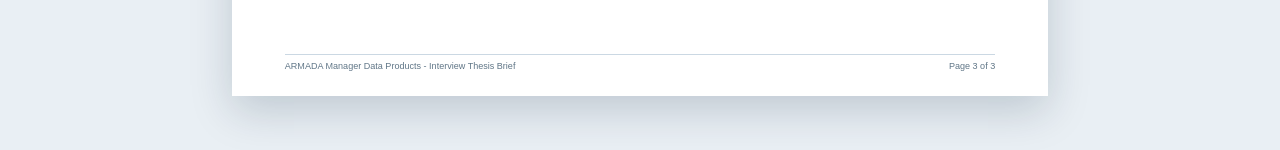
<file: interview-brief.html>
<!DOCTYPE html>
<html lang="en"><head><meta charset="utf-8"/><meta content="width=device-width,initial-scale=1" name="viewport"/><title>ARMADA Interview Thesis Brief</title><link href="styles.css" rel="stylesheet"/></head><body class="doc-body"><div class="doc-actions"><a class="primary" href="docs/Russell-Dudek-ARMADA-Interview-Brief.pdf">Download PDF</a><a href="90-day-plan.html">View 90-Day Plan</a><button onclick="window.print()">Print</button><a href="index.html">Candidate vision</a></div><section class="document-page"><header class="doc-header"><div><h1>Russell Dudek</h1><div class="doc-identity">Data Product &amp; Operating Transformation Leader</div></div><div class="doc-contact"><div class="doc-company"><img alt="ARMADA" src="assets/brand/armada-logo-official.svg"/><span class="doc-role">Independent candidate materials</span></div>Pittsburgh, Pennsylvania · <a href="tel:+14122878640">412.287.8640</a> · <a href="mailto:russelldudek@gmail.com">russelldudek@gmail.com</a><br/><a href="https://www.linkedin.com/in/russelldudek">linkedin.com/in/russelldudek</a> · <a href="https://russelldudek.github.io/armada/">https://russelldudek.github.io/armada/</a></div></header><section class="doc-section"><h2>Executive Thesis</h2><p><strong>Route data work to outcomes.</strong> ARMADA’s Manager Data Products should make product judgment visible: clarify the decision behind each request, test evidence and delivery readiness, choose a defensible disposition, and review retained use after release.</p></section><div class="brief-grid"><div class="brief-card"><h3>Actual mandate</h3><p>Turn reporting, datasets, automation, and AI-assisted demand into a focused portfolio that moves through delivery and produces adopted business outcomes.</p></div><div class="brief-card"><h3>Company moment</h3><p>ARMADA publicly describes “intelligence that acts,” a data and AI-driven PRO platform, and a 2026 integration of Armada, Sunset, and ATEC under one brand. Strong internal product discipline is a plausible enabler of that external promise.</p></div><div class="brief-card"><h3>Central contradiction</h3><p>Increase speed and stakeholder responsiveness without becoming a passive request desk or adding heavy process overhead.</p></div><div class="brief-card"><h3>White-space thesis</h3><p>A lightweight Outcome Routing Table can connect business consequence, evidence readiness, delivery path, and adoption ownership to explicit Build, Validate, Sequence, or Stop decisions.</p></div></div><section class="doc-section"><h2>Operating Tensions</h2><ul><li><strong>Demand vs. judgment:</strong> stakeholders need support, but the product manager must form and defend opinions on what not to build.</li><li><strong>Speed vs. evidence:</strong> progress over perfection cannot become release without data quality, validation, access, and usability.</li><li><strong>Release vs. use:</strong> output is incomplete until the product changes a decision or workflow.</li><li><strong>Platform vs. problem:</strong> Power BI and Fabric matter, but the business outcome should determine the product.</li></ul></section><section class="doc-section"><h2>Decision Architecture</h2><p><strong>Build</strong> when outcome, evidence, delivery confidence, and adoption ownership align. <strong>Validate</strong> when one assumption needs bounded proof. <strong>Sequence</strong> when dependencies or capacity require explicit order. <strong>Stop</strong> when value or decision clarity does not justify effort.</p></section><footer class="doc-footer"><span>ARMADA Manager Data Products - Interview Thesis Brief</span><span>Page 1 of 3</span></footer></section>
<section class="document-page"><div class="continuation"><strong>Russell Dudek</strong><span class="compact-contact">Pittsburgh, PA · 412.287.8640 · russelldudek@gmail.com · linkedin.com/in/russelldudek · https://russelldudek.github.io/armada/</span></div><section class="doc-section"><h2>Stakeholder Topology</h2><div class="brief-grid"><div class="brief-card"><h3>Executive sponsors</h3><p>Set enterprise outcomes, resolve cross-functional conflicts, and decide where capacity should be concentrated.</p></div><div class="brief-card"><h3>Business stakeholders</h3><p>Own decisions, definitions, workflow outcomes, adoption, and the consequence of inaction.</p></div><div class="brief-card"><h3>BI / Data Engineering</h3><p>Own technical design, feasibility, data quality implementation, platform patterns, deployment, and support boundaries.</p></div><div class="brief-card"><h3>Data platform / governance</h3><p>Own architecture, security, access, lineage, standards, and reusable controls.</p></div><div class="brief-card"><h3>End users</h3><p>Provide usability evidence, workflow reality, retained-use signals, and improvement feedback.</p></div><div class="brief-card"><h3>Product manager</h3><p>Owns problem clarity, priority, tradeoffs, product direction, release readiness, stakeholder communication, adoption review, and disposition changes.</p></div></div></section><section class="doc-section"><h2>Balanced Success Measures</h2><ul><li><strong>Value evidence:</strong> the operating outcome or decision improved, using agreed units and a documented baseline.</li><li><strong>Flow:</strong> decision latency, blocked time, cycle time, handoff delay, and rework.</li><li><strong>Release trust:</strong> definition, validation, access, usability, and exception readiness.</li><li><strong>Retained use:</strong> repeat usage, workflow penetration, decision usage, abandonment, and friction.</li><li><strong>Learning:</strong> feedback-to-change time, recurring causes removed, reusable patterns, and work retired.</li></ul></section><section class="doc-section"><h2>Change Burden</h2><p>Business leaders must own decisions and outcomes rather than outsource them to BI. Technical teams need transparent priority and acceptance logic. Users must participate in validation and behavior change. The product manager must push back without creating distance, and make priority changes explainable.</p></section><section class="doc-section"><h2>Evidence Map</h2><p><strong>Vape-Jet:</strong> current cross-system, cross-functional operating transformation and direct workflow execution. <strong>DudeWorth:</strong> product/AI opportunity, data readiness, governance, evaluation, and adoption frameworks. <strong>Amazon:</strong> scaled cadence, visibility, escalation, and customer-backward mechanisms. <strong>Compunetics:</strong> technical-business translation, quality, controls, and high-reliability execution. <strong>Cardinal / ZeusVu:</strong> distributed digital workflows and governed technology operations.</p></section><footer class="doc-footer"><span>ARMADA Manager Data Products - Interview Thesis Brief</span><span>Page 2 of 3</span></footer></section>
<section class="document-page"><div class="continuation"><strong>Russell Dudek</strong><span class="compact-contact">Pittsburgh, PA · 412.287.8640 · russelldudek@gmail.com · linkedin.com/in/russelldudek · https://russelldudek.github.io/armada/</span></div><section class="doc-section"><h2>Microsoft Analytics Leadership</h2><p><strong>Value proposition:</strong> Russell brings the product and operating layer that helps Power BI and Fabric investments deliver business value: decision framing, demand prioritization, technical-business translation, delivery flow, release readiness, adoption, and outcome measurement.</p><p><strong>Day-one approach:</strong> Partner with ARMADA's BI and data engineering leaders to connect platform architecture, semantic models, governance, and delivery standards to the highest-value business decisions - then create reusable product practices that compound across the portfolio.</p></section><section class="doc-section"><h2>90-Day Proof</h2><ul><li>One mapped demand portfolio with explicit owners, decisions, blockers, and dispositions.</li><li>One visible weekly product review with concise stakeholder communication.</li><li>One decision-critical product released or materially advanced with validation and adoption evidence.</li><li>One low-value request retired, redirected, or narrowed based on transparent logic.</li><li>A next-quarter portfolio thesis grounded in observed demand, platform constraints, and business outcomes.</li></ul></section><section class="doc-section"><h2>Executive Questions</h2><ol><li>Which three business decisions most need better data-product support?</li><li>Where does work most often stall today?</li><li>What should this role stop or redirect?</li><li>How are Power BI/Fabric product, engineering, architecture, and governance responsibilities divided?</li><li>Which stakeholder groups trust current reporting least?</li><li>What does retained adoption look like here?</li><li>What evidence would define a successful first 90 days?</li></ol></section><section class="doc-section"><h2>Public Sources</h2><p>ARMADA official home page; ARMADA company/history page; PRO Technology page; September 3, 2025 strategic integration announcement; supplied job description and original posting URL.</p></section><footer class="doc-footer"><span>ARMADA Manager Data Products - Interview Thesis Brief</span><span>Page 3 of 3</span></footer></section></body></html>
</file>
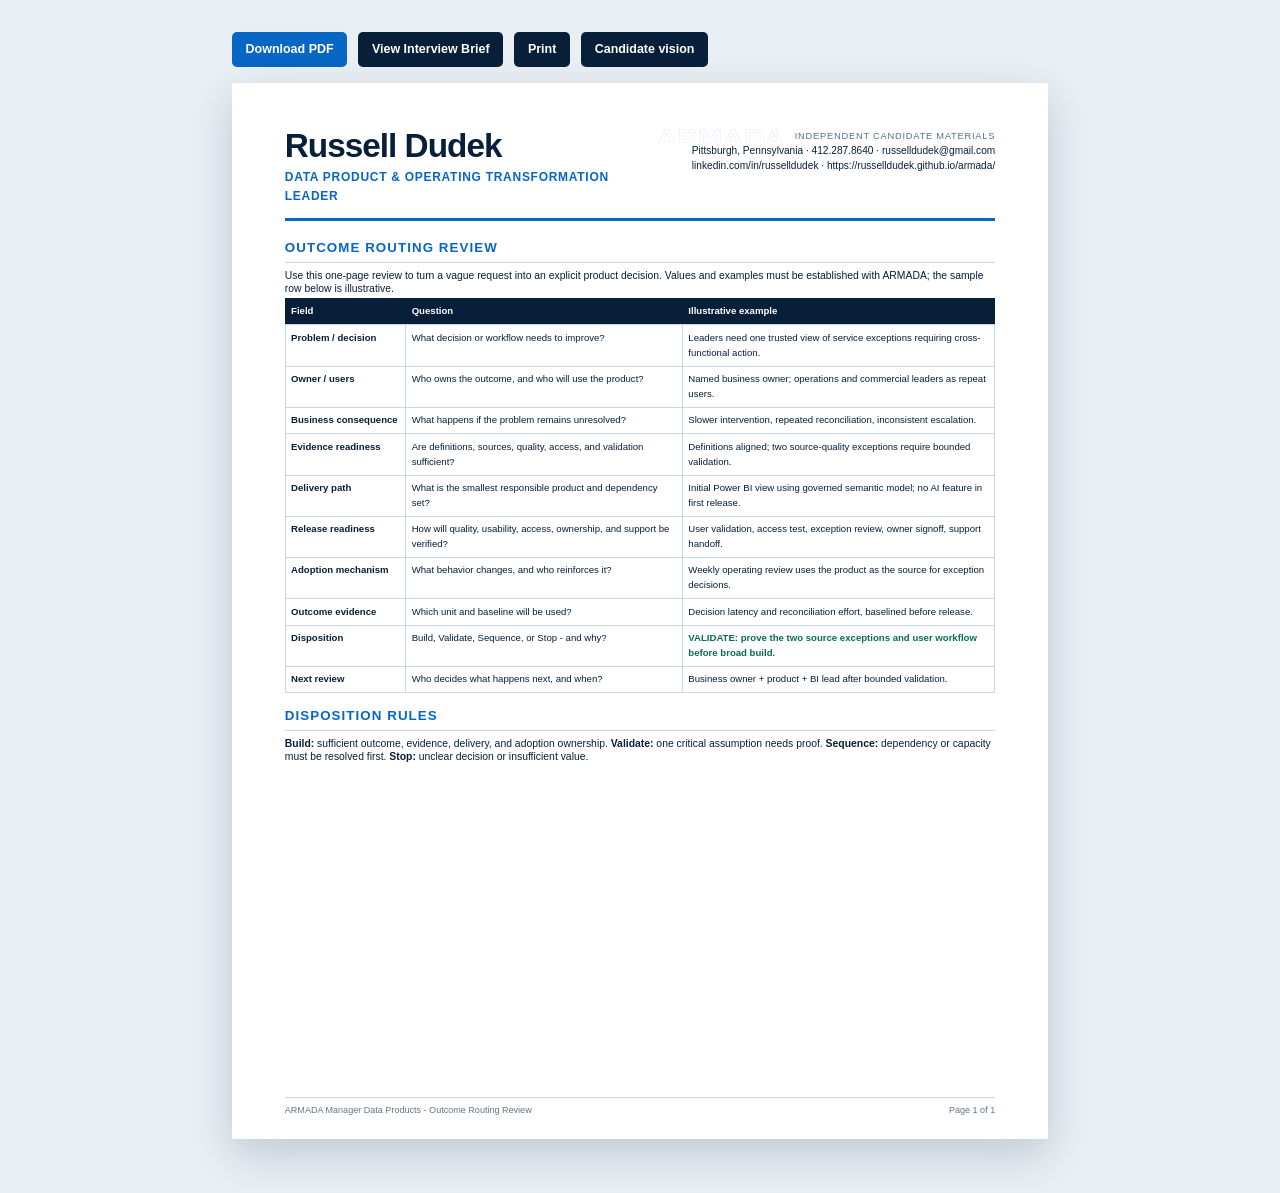
<file: outcome-cross-dock.html>
<!doctype html><html lang="en"><head><meta charset="utf-8"><meta name="viewport" content="width=device-width,initial-scale=1"><title>ARMADA Outcome Routing Review</title><link rel="stylesheet" href="styles.css"></head><body class="doc-body"><div class="doc-actions"><a class="primary" href="docs/Russell-Dudek-ARMADA-Outcome-Routing-Review.pdf">Download PDF</a><a href="interview-brief.html">View Interview Brief</a><button onclick="window.print()">Print</button><a href="index.html">Candidate vision</a></div><section class="document-page"><header class="doc-header"><div><h1>Russell Dudek</h1><div class="doc-identity">Data Product & Operating Transformation Leader</div></div><div class="doc-contact"><div class="doc-company"><img src="assets/brand/armada-logo-official.svg" alt="ARMADA"><span class="doc-role">Independent candidate materials</span></div>Pittsburgh, Pennsylvania · <a href="tel:+14122878640">412.287.8640</a> · <a href="mailto:russelldudek@gmail.com">russelldudek@gmail.com</a><br><a href="https://www.linkedin.com/in/russelldudek">linkedin.com/in/russelldudek</a> · <a href="https://russelldudek.github.io/armada/">https://russelldudek.github.io/armada/</a></div></header><section class="doc-section"><h2>Outcome Routing Review</h2><p>Use this one-page review to turn a vague request into an explicit product decision. Values and examples must be established with ARMADA; the sample row below is illustrative.</p></section><table class="review-table"><thead><tr><th style="width:17%">Field</th><th style="width:39%">Question</th><th>Illustrative example</th></tr></thead><tbody><tr><td><strong>Problem / decision</strong></td><td>What decision or workflow needs to improve?</td><td>Leaders need one trusted view of service exceptions requiring cross-functional action.</td></tr><tr><td><strong>Owner / users</strong></td><td>Who owns the outcome, and who will use the product?</td><td>Named business owner; operations and commercial leaders as repeat users.</td></tr><tr><td><strong>Business consequence</strong></td><td>What happens if the problem remains unresolved?</td><td>Slower intervention, repeated reconciliation, inconsistent escalation.</td></tr><tr><td><strong>Evidence readiness</strong></td><td>Are definitions, sources, quality, access, and validation sufficient?</td><td>Definitions aligned; two source-quality exceptions require bounded validation.</td></tr><tr><td><strong>Delivery path</strong></td><td>What is the smallest responsible product and dependency set?</td><td>Initial Power BI view using governed semantic model; no AI feature in first release.</td></tr><tr><td><strong>Release readiness</strong></td><td>How will quality, usability, access, ownership, and support be verified?</td><td>User validation, access test, exception review, owner signoff, support handoff.</td></tr><tr><td><strong>Adoption mechanism</strong></td><td>What behavior changes, and who reinforces it?</td><td>Weekly operating review uses the product as the source for exception decisions.</td></tr><tr><td><strong>Outcome evidence</strong></td><td>Which unit and baseline will be used?</td><td>Decision latency and reconciliation effort, baselined before release.</td></tr><tr><td><strong>Disposition</strong></td><td>Build, Validate, Sequence, or Stop - and why?</td><td class="decision">VALIDATE: prove the two source exceptions and user workflow before broad build.</td></tr><tr><td><strong>Next review</strong></td><td>Who decides what happens next, and when?</td><td>Business owner + product + BI lead after bounded validation.</td></tr></tbody></table><section class="doc-section"><h2>Disposition Rules</h2><p><strong>Build:</strong> sufficient outcome, evidence, delivery, and adoption ownership. <strong>Validate:</strong> one critical assumption needs proof. <strong>Sequence:</strong> dependency or capacity must be resolved first. <strong>Stop:</strong> unclear decision or insufficient value.</p></section><footer class="doc-footer"><span>ARMADA Manager Data Products - Outcome Routing Review</span><span>Page 1 of 1</span></footer></section></body></html>
</file>
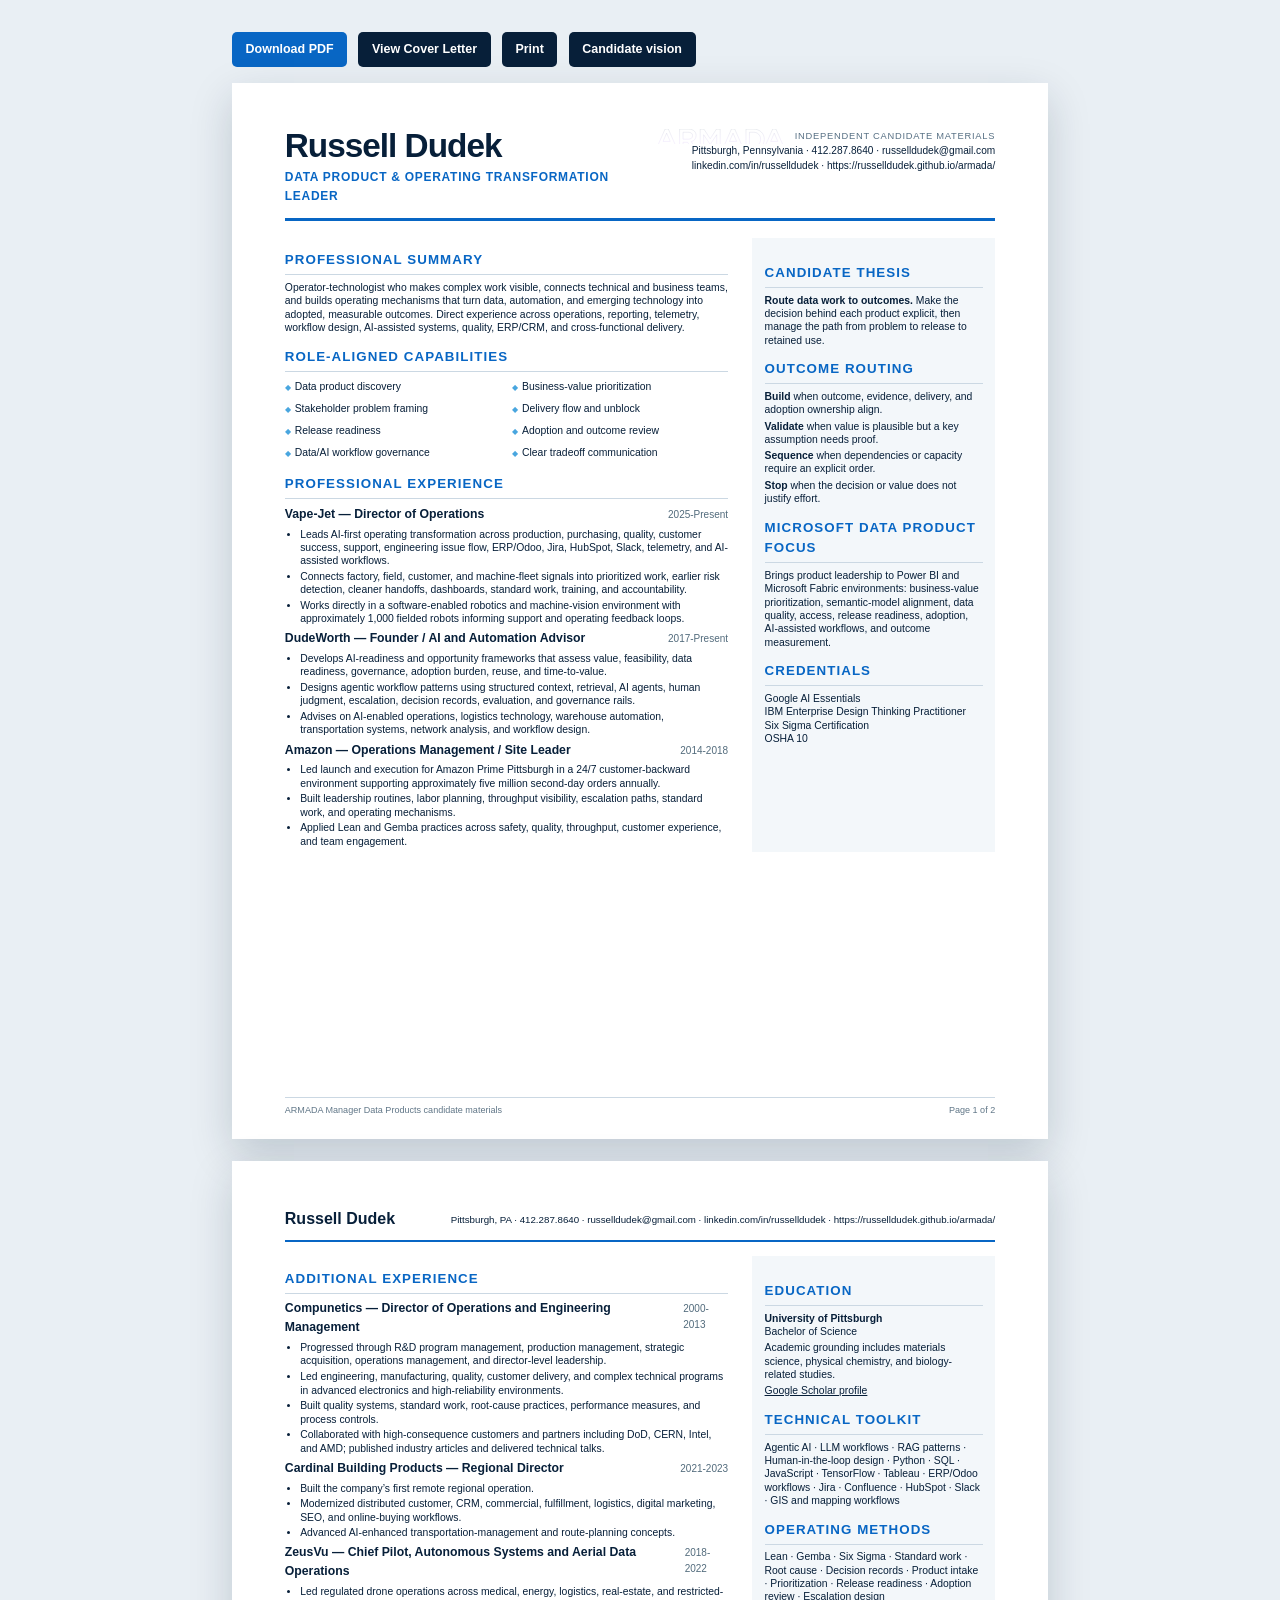
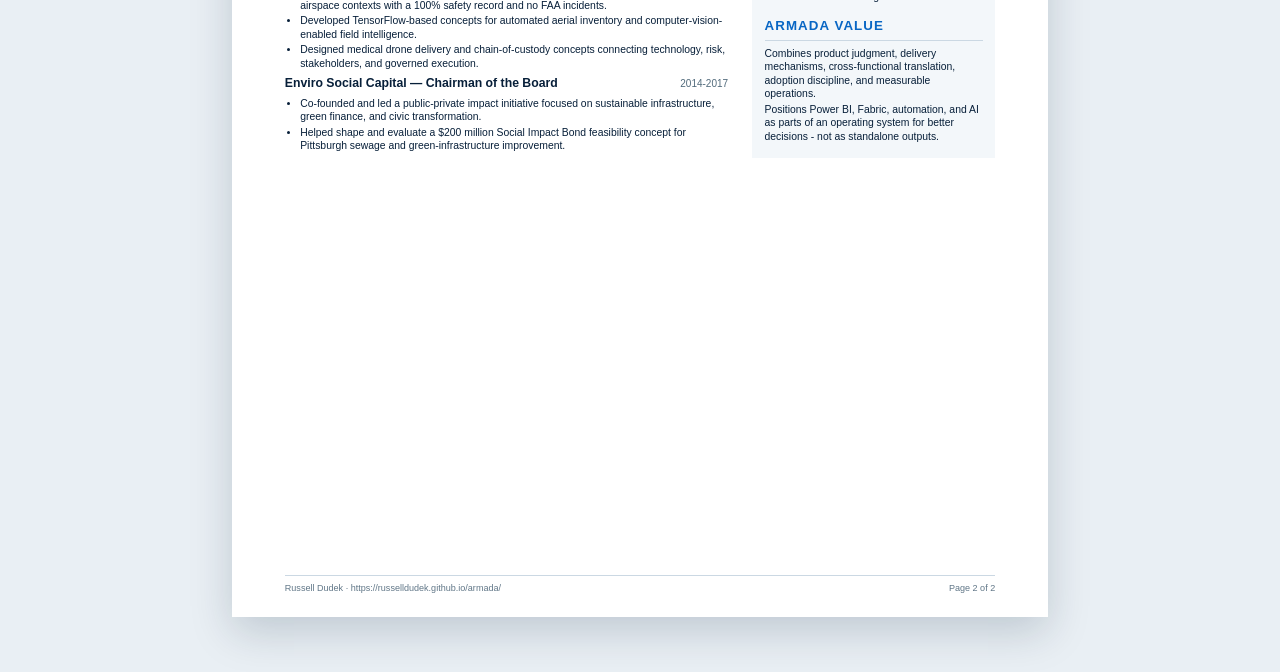
<file: resume.html>
<!DOCTYPE html>
<html lang="en"><head><meta charset="utf-8"/><meta content="width=device-width,initial-scale=1" name="viewport"/><title>Russell Dudek | ARMADA Resume</title><link href="styles.css" rel="stylesheet"/></head><body class="doc-body"><div class="doc-actions"><a class="primary" href="docs/Russell-Dudek-ARMADA-Resume.pdf">Download PDF</a><a href="cover-letter.html">View Cover Letter</a><button onclick="window.print()">Print</button><a href="index.html">Candidate vision</a></div><section class="document-page"><header class="doc-header"><div><h1>Russell Dudek</h1><div class="doc-identity">Data Product &amp; Operating Transformation Leader</div></div><div class="doc-contact"><div class="doc-company"><img alt="ARMADA" src="assets/brand/armada-logo-official.svg"/><span class="doc-role">Independent candidate materials</span></div>Pittsburgh, Pennsylvania · <a href="tel:+14122878640">412.287.8640</a> · <a href="mailto:russelldudek@gmail.com">russelldudek@gmail.com</a><br/><a href="https://www.linkedin.com/in/russelldudek">linkedin.com/in/russelldudek</a> · <a href="https://russelldudek.github.io/armada/">https://russelldudek.github.io/armada/</a></div></header><div class="resume-grid"><div><section class="doc-section"><h2>Professional Summary</h2><p>Operator-technologist who makes complex work visible, connects technical and business teams, and builds operating mechanisms that turn data, automation, and emerging technology into adopted, measurable outcomes. Direct experience across operations, reporting, telemetry, workflow design, AI-assisted systems, quality, ERP/CRM, and cross-functional delivery.</p></section><section class="doc-section"><h2>Role-Aligned Capabilities</h2><ul class="cap-list"><li>Data product discovery</li><li>Business-value prioritization</li><li>Stakeholder problem framing</li><li>Delivery flow and unblock</li><li>Release readiness</li><li>Adoption and outcome review</li><li>Data/AI workflow governance</li><li>Clear tradeoff communication</li></ul></section><section class="doc-section"><h2>Professional Experience</h2><div class="role-head"><strong>Vape-Jet — Director of Operations</strong><span>2025-Present</span></div><ul><li>Leads AI-first operating transformation across production, purchasing, quality, customer success, support, engineering issue flow, ERP/Odoo, Jira, HubSpot, Slack, telemetry, and AI-assisted workflows.</li><li>Connects factory, field, customer, and machine-fleet signals into prioritized work, earlier risk detection, cleaner handoffs, dashboards, standard work, training, and accountability.</li><li>Works directly in a software-enabled robotics and machine-vision environment with approximately 1,000 fielded robots informing support and operating feedback loops.</li></ul><div class="role-head"><strong>DudeWorth — Founder / AI and Automation Advisor</strong><span>2017-Present</span></div><ul><li>Develops AI-readiness and opportunity frameworks that assess value, feasibility, data readiness, governance, adoption burden, reuse, and time-to-value.</li><li>Designs agentic workflow patterns using structured context, retrieval, AI agents, human judgment, escalation, decision records, evaluation, and governance rails.</li><li>Advises on AI-enabled operations, logistics technology, warehouse automation, transportation systems, network analysis, and workflow design.</li></ul><div class="role-head"><strong>Amazon — Operations Management / Site Leader</strong><span>2014-2018</span></div><ul><li>Led launch and execution for Amazon Prime Pittsburgh in a 24/7 customer-backward environment supporting approximately five million second-day orders annually.</li><li>Built leadership routines, labor planning, throughput visibility, escalation paths, standard work, and operating mechanisms.</li><li>Applied Lean and Gemba practices across safety, quality, throughput, customer experience, and team engagement.</li></ul></section></div><aside class="side"><section class="doc-section"><h2>Candidate Thesis</h2><p><strong>Route data work to outcomes.</strong> Make the decision behind each product explicit, then manage the path from problem to release to retained use.</p></section><section class="doc-section"><h2>Outcome Routing</h2><p><strong>Build</strong> when outcome, evidence, delivery, and adoption ownership align.</p><p><strong>Validate</strong> when value is plausible but a key assumption needs proof.</p><p><strong>Sequence</strong> when dependencies or capacity require an explicit order.</p><p><strong>Stop</strong> when the decision or value does not justify effort.</p></section><section class="doc-section"><h2>Microsoft Data Product Focus</h2><p>Brings product leadership to Power BI and Microsoft Fabric environments: business-value prioritization, semantic-model alignment, data quality, access, release readiness, adoption, AI-assisted workflows, and outcome measurement.</p></section><section class="doc-section"><h2>Credentials</h2><p>Google AI Essentials<br/>IBM Enterprise Design Thinking Practitioner<br/>Six Sigma Certification<br/>OSHA 10</p></section></aside></div><footer class="doc-footer"><span>ARMADA Manager Data Products candidate materials</span><span>Page 1 of 2</span></footer></section>
<section class="document-page"><div class="continuation"><strong>Russell Dudek</strong><span class="compact-contact">Pittsburgh, PA · 412.287.8640 · russelldudek@gmail.com · linkedin.com/in/russelldudek · https://russelldudek.github.io/armada/</span></div><div class="resume-grid"><div><section class="doc-section"><h2>Additional Experience</h2><div class="role-head"><strong>Compunetics — Director of Operations and Engineering Management</strong><span>2000-2013</span></div><ul><li>Progressed through R&amp;D program management, production management, strategic acquisition, operations management, and director-level leadership.</li><li>Led engineering, manufacturing, quality, customer delivery, and complex technical programs in advanced electronics and high-reliability environments.</li><li>Built quality systems, standard work, root-cause practices, performance measures, and process controls.</li><li>Collaborated with high-consequence customers and partners including DoD, CERN, Intel, and AMD; published industry articles and delivered technical talks.</li></ul><div class="role-head"><strong>Cardinal Building Products — Regional Director</strong><span>2021-2023</span></div><ul><li>Built the company’s first remote regional operation.</li><li>Modernized distributed customer, CRM, commercial, fulfillment, logistics, digital marketing, SEO, and online-buying workflows.</li><li>Advanced AI-enhanced transportation-management and route-planning concepts.</li></ul><div class="role-head"><strong>ZeusVu — Chief Pilot, Autonomous Systems and Aerial Data Operations</strong><span>2018-2022</span></div><ul><li>Led regulated drone operations across medical, energy, logistics, real-estate, and restricted-airspace contexts with a 100% safety record and no FAA incidents.</li><li>Developed TensorFlow-based concepts for automated aerial inventory and computer-vision-enabled field intelligence.</li><li>Designed medical drone delivery and chain-of-custody concepts connecting technology, risk, stakeholders, and governed execution.</li></ul><div class="role-head"><strong>Enviro Social Capital — Chairman of the Board</strong><span>2014-2017</span></div><ul><li>Co-founded and led a public-private impact initiative focused on sustainable infrastructure, green finance, and civic transformation.</li><li>Helped shape and evaluate a $200 million Social Impact Bond feasibility concept for Pittsburgh sewage and green-infrastructure improvement.</li></ul></section></div><aside class="side"><section class="doc-section"><h2>Education</h2><p><strong>University of Pittsburgh</strong><br/>Bachelor of Science</p><p>Academic grounding includes materials science, physical chemistry, and biology-related studies.</p><p><a href="https://scholar.google.com/citations?user=yHQSVd8AAAAJ&amp;hl=en">Google Scholar profile</a></p></section><section class="doc-section"><h2>Technical Toolkit</h2><p>Agentic AI · LLM workflows · RAG patterns · Human-in-the-loop design · Python · SQL · JavaScript · TensorFlow · Tableau · ERP/Odoo workflows · Jira · Confluence · HubSpot · Slack · GIS and mapping workflows</p></section><section class="doc-section"><h2>Operating Methods</h2><p>Lean · Gemba · Six Sigma · Standard work · Root cause · Decision records · Product intake · Prioritization · Release readiness · Adoption review · Escalation design</p></section><section class="doc-section"><h2>ARMADA Value</h2><p>Combines product judgment, delivery mechanisms, cross-functional translation, adoption discipline, and measurable operations.</p><p>Positions Power BI, Fabric, automation, and AI as parts of an operating system for better decisions - not as standalone outputs.</p></section></aside></div><footer class="doc-footer"><span>Russell Dudek · https://russelldudek.github.io/armada/</span><span>Page 2 of 2</span></footer></section></body></html>
</file>
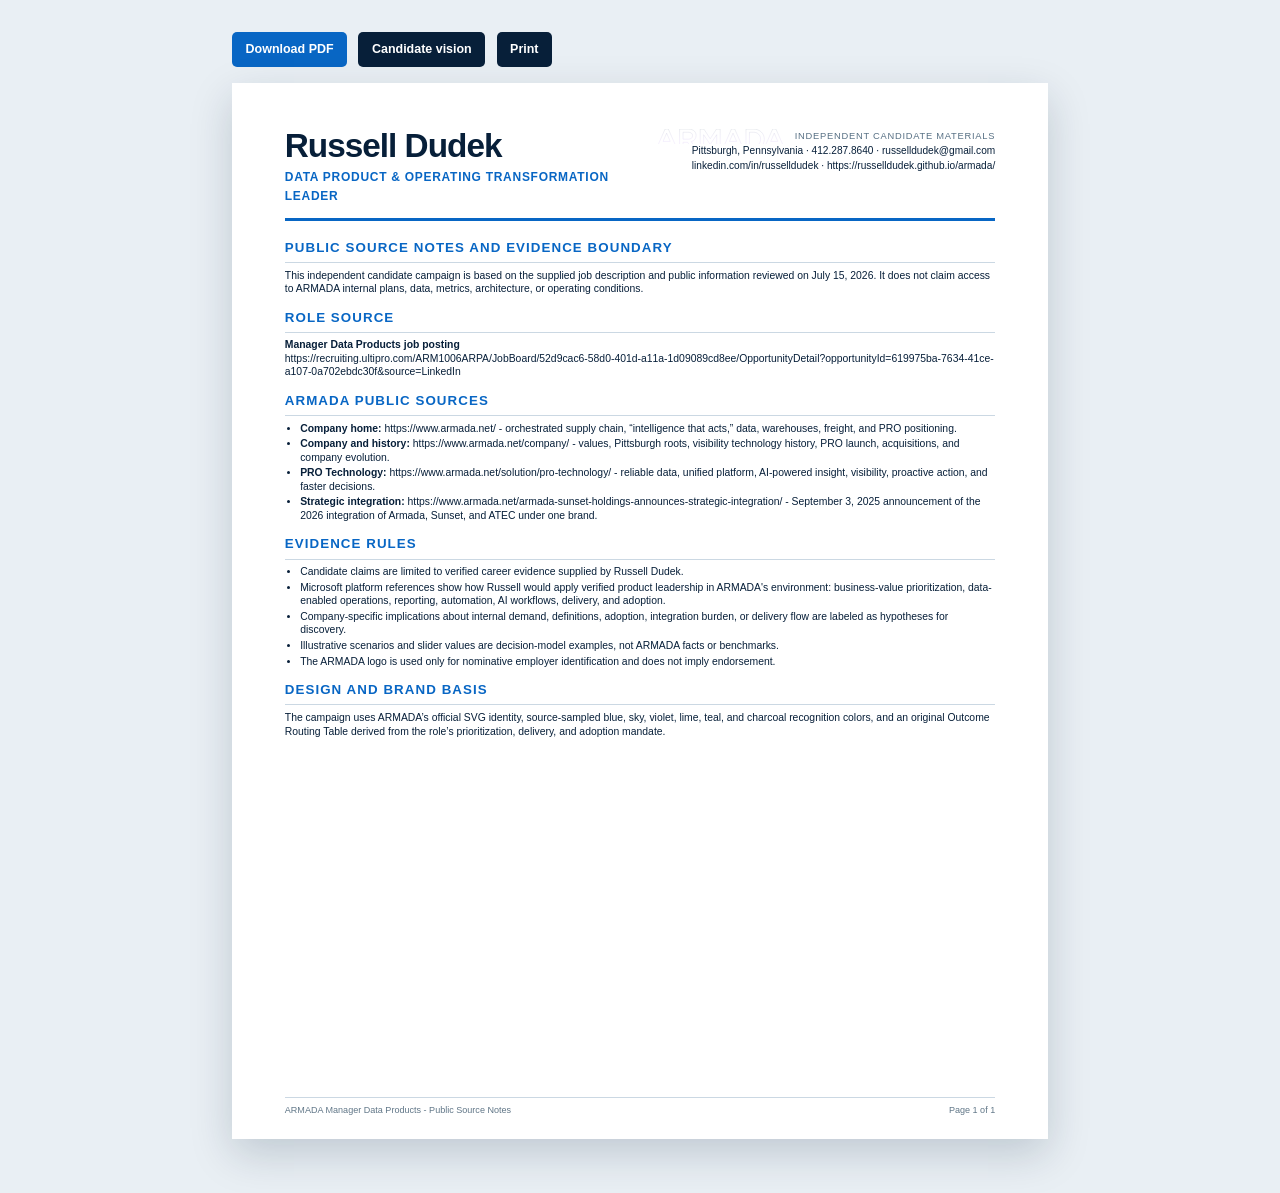
<file: sources.html>
<!DOCTYPE html>
<html lang="en"><head><meta charset="utf-8"/><meta content="width=device-width,initial-scale=1" name="viewport"/><title>ARMADA Public Source Notes</title><link href="styles.css" rel="stylesheet"/></head><body class="doc-body"><div class="doc-actions"><a class="primary" href="docs/Russell-Dudek-ARMADA-Public-Source-Notes.pdf">Download PDF</a><a href="index.html">Candidate vision</a><button onclick="window.print()">Print</button></div><section class="document-page"><header class="doc-header"><div><h1>Russell Dudek</h1><div class="doc-identity">Data Product &amp; Operating Transformation Leader</div></div><div class="doc-contact"><div class="doc-company"><img alt="ARMADA" src="assets/brand/armada-logo-official.svg"/><span class="doc-role">Independent candidate materials</span></div>Pittsburgh, Pennsylvania · <a href="tel:+14122878640">412.287.8640</a> · <a href="mailto:russelldudek@gmail.com">russelldudek@gmail.com</a><br/><a href="https://www.linkedin.com/in/russelldudek">linkedin.com/in/russelldudek</a> · <a href="https://russelldudek.github.io/armada/">https://russelldudek.github.io/armada/</a></div></header><section class="doc-section"><h2>Public Source Notes and Evidence Boundary</h2><p>This independent candidate campaign is based on the supplied job description and public information reviewed on July 15, 2026. It does not claim access to ARMADA internal plans, data, metrics, architecture, or operating conditions.</p></section><section class="doc-section"><h2>Role Source</h2><p><strong>Manager Data Products job posting</strong><br/>https://recruiting.ultipro.com/ARM1006ARPA/JobBoard/52d9cac6-58d0-401d-a11a-1d09089cd8ee/OpportunityDetail?opportunityId=619975ba-7634-41ce-a107-0a702ebdc30f&amp;source=LinkedIn</p></section><section class="doc-section"><h2>ARMADA Public Sources</h2><ul><li><strong>Company home:</strong> https://www.armada.net/ - orchestrated supply chain, “intelligence that acts,” data, warehouses, freight, and PRO positioning.</li><li><strong>Company and history:</strong> https://www.armada.net/company/ - values, Pittsburgh roots, visibility technology history, PRO launch, acquisitions, and company evolution.</li><li><strong>PRO Technology:</strong> https://www.armada.net/solution/pro-technology/ - reliable data, unified platform, AI-powered insight, visibility, proactive action, and faster decisions.</li><li><strong>Strategic integration:</strong> https://www.armada.net/armada-sunset-holdings-announces-strategic-integration/ - September 3, 2025 announcement of the 2026 integration of Armada, Sunset, and ATEC under one brand.</li></ul></section><section class="doc-section"><h2>Evidence Rules</h2><ul><li>Candidate claims are limited to verified career evidence supplied by Russell Dudek.</li><li>Microsoft platform references show how Russell would apply verified product leadership in ARMADA's environment: business-value prioritization, data-enabled operations, reporting, automation, AI workflows, delivery, and adoption.</li><li>Company-specific implications about internal demand, definitions, adoption, integration burden, or delivery flow are labeled as hypotheses for discovery.</li><li>Illustrative scenarios and slider values are decision-model examples, not ARMADA facts or benchmarks.</li><li>The ARMADA logo is used only for nominative employer identification and does not imply endorsement.</li></ul></section><section class="doc-section"><h2>Design and Brand Basis</h2><p>The campaign uses ARMADA’s official SVG identity, source-sampled blue, sky, violet, lime, teal, and charcoal recognition colors, and an original Outcome Routing Table derived from the role’s prioritization, delivery, and adoption mandate.</p></section><footer class="doc-footer"><span>ARMADA Manager Data Products - Public Source Notes</span><span>Page 1 of 1</span></footer></section></body></html>
</file>
<file: styles.css>
@import url("brand-tokens.css");
*{box-sizing:border-box}html{scroll-behavior:smooth}body{margin:0;font-family:"Cabin","Trebuchet MS",sans-serif;color:var(--ink);background:var(--paper);line-height:1.55}a{color:inherit}img{max-width:100%;display:block}.skip{position:absolute;left:-9999px}.skip:focus{left:1rem;top:1rem;background:#fff;padding:.7rem 1rem;z-index:100}.site-nav{position:sticky;top:0;z-index:50;background:rgba(7,31,57,.94);backdrop-filter:blur(12px);border-bottom:1px solid rgba(255,255,255,.12)}.nav-inner{max-width:1200px;margin:auto;padding:.7rem 1.25rem;display:flex;align-items:center;gap:1.2rem}.nav-logo{width:155px;height:47px;object-fit:contain;object-position:left center;filter:drop-shadow(0 2px 4px rgba(0,0,0,.16))}.nav-links{margin-left:auto;display:flex;gap:1.05rem;align-items:center}.nav-links a{color:#fff;text-decoration:none;font-weight:700;font-size:.82rem;letter-spacing:.04em}.nav-links .nav-cta{background:var(--armada-sky);padding:.62rem .88rem;border-radius:6px;color:var(--ink)}.menu-button{display:none;margin-left:auto;background:transparent;border:1px solid rgba(255,255,255,.4);color:white;border-radius:6px;padding:.5rem .7rem}.hero{background:radial-gradient(circle at 72% 28%,rgba(73,166,223,.2),transparent 34%),linear-gradient(135deg,#06182b 0%,#082b49 70%,#06182b 100%);color:#fff;overflow:hidden}.hero-grid{max-width:1200px;margin:auto;min-height:690px;padding:5.5rem 1.5rem 4.5rem;display:grid;grid-template-columns:.9fr 1.25fr;gap:3.6rem;align-items:center}.company-lockup{display:flex;align-items:center;gap:1rem;margin-bottom:2.3rem}.company-lockup img{width:210px;background:#fff;border-radius:8px;padding:.65rem .8rem}.independent{font-size:.75rem;text-transform:uppercase;letter-spacing:.14em;color:#bde9ff}.hero h1{font-family:"Clear Sans","Cabin",sans-serif;font-size:clamp(3.2rem,6.4vw,6.6rem);line-height:.93;letter-spacing:-.05em;margin:0 0 1.5rem}.hero .lead{font-size:1.3rem;max-width:580px;color:#dcebf6}.hero-thesis{border-left:4px solid var(--armada-lime);padding-left:1rem;margin-top:2rem;font-size:1.05rem;color:#bff1ff}.hero-proof{display:grid;grid-template-columns:repeat(3,1fr);gap:.8rem;margin-top:2.3rem}.hero-proof div{border-top:1px solid rgba(255,255,255,.25);padding-top:.8rem}.hero-proof strong{display:block;color:var(--armada-lime);font-size:.8rem;text-transform:uppercase;letter-spacing:.09em}.hero-proof span{font-size:.86rem;color:#d9e8f2}.routing-stage{position:relative;min-height:540px;border:1px solid rgba(255,255,255,.2);border-radius:18px;background:rgba(0,0,0,.18);box-shadow:0 30px 70px rgba(0,0,0,.25);overflow:hidden}.routing-stage:before{content:"";position:absolute;inset:0;background-image:linear-gradient(rgba(255,255,255,.04) 1px,transparent 1px),linear-gradient(90deg,rgba(255,255,255,.04) 1px,transparent 1px);background-size:34px 34px}.routing-head{position:relative;padding:1.3rem 1.4rem;border-bottom:1px solid rgba(255,255,255,.16);display:flex;justify-content:space-between;gap:1rem}.routing-head h2{font-size:1rem;margin:0;letter-spacing:.08em;text-transform:uppercase}.routing-head span{font-size:.72rem;color:#bde9ff}.routing-grid{position:relative;display:grid;grid-template-columns:1.1fr repeat(4,1fr);padding:1.2rem;gap:.6rem;min-height:395px}.route-col{background:rgba(255,255,255,.05);border:1px solid rgba(255,255,255,.1);border-radius:10px;padding:.8rem;position:relative;transition:border-color .25s ease,box-shadow .25s ease,background .25s ease}.route-col-head{display:flex;align-items:center;justify-content:space-between;gap:.5rem;margin-bottom:.75rem}.route-col h3{font-size:.67rem;text-transform:uppercase;letter-spacing:.08em;color:#bde9ff;margin:0}.stage-score{min-width:32px;padding:.2rem .35rem;border-radius:999px;background:rgba(255,255,255,.09);border:1px solid rgba(255,255,255,.12);font-size:.62rem;line-height:1;text-align:center;color:#d9eaf5;font-weight:800}.stage-score-label{min-width:44px;font-weight:700}.route-col[data-state="ready"]{border-color:rgba(156,222,28,.65);box-shadow:inset 0 3px 0 var(--armada-lime);background:rgba(156,222,28,.07)}.route-col[data-state="partial"]{border-color:rgba(244,185,66,.7);box-shadow:inset 0 3px 0 #f4b942;background:rgba(244,185,66,.06)}.route-col[data-state="blocked"]{border-color:rgba(236,95,124,.72);box-shadow:inset 0 3px 0 var(--stop);background:rgba(236,95,124,.06)}.route-col[data-state="ready"] .stage-score{background:rgba(156,222,28,.16);border-color:rgba(156,222,28,.5);color:#e8ffbc}.route-col[data-state="partial"] .stage-score{background:rgba(244,185,66,.16);border-color:rgba(244,185,66,.5);color:#ffe8aa}.route-col[data-state="blocked"] .stage-score{background:rgba(236,95,124,.16);border-color:rgba(236,95,124,.5);color:#ffd1dc}.route-col[data-stage]:not([data-stage="adoption"]):after{content:"";position:absolute;right:-.62rem;top:50%;width:.62rem;height:3px;background:rgba(255,255,255,.13);z-index:3}.route-col[data-state="ready"]:not([data-stage="adoption"]):after{background:linear-gradient(90deg,var(--armada-lime),rgba(156,222,28,.2),var(--armada-lime));background-size:200% 100%;animation:flow-line 2s linear infinite}.route-col[data-state="partial"]:not([data-stage="adoption"]):after{background:#f4b942}.route-col[data-state="blocked"]:not([data-stage="adoption"]):after{background:rgba(236,95,124,.65)}.request-stack{display:flex;flex-direction:column;gap:.55rem}.request-card{appearance:none;text-align:left;color:#fff;background:#0c3658;border:1px solid rgba(255,255,255,.2);border-radius:8px;padding:.7rem;cursor:pointer;transition:.25s transform,.25s border-color,.25s background}.request-card:hover,.request-card:focus-visible{transform:translateX(4px);border-color:var(--armada-sky);outline:none}.request-card.active{background:#fff;color:var(--ink);border-color:#fff}.request-card strong{display:block;font-size:.78rem}.request-card small{font-size:.65rem;opacity:.72}.gate{min-height:70px;border:1px dashed rgba(255,255,255,.22);border-radius:8px;padding:.55rem;margin-bottom:.55rem;display:flex;align-items:center;justify-content:center;text-align:center;font-size:.69rem;color:#a7bfd1;position:relative;transition:border-color .25s ease,background .25s ease,color .25s ease,transform .25s ease}.gate.active{border-style:solid;border-color:var(--armada-lime);color:#fff;background:rgba(156,222,28,.13);animation:gate-breathe 2.4s ease-in-out infinite}.route-col[data-state="partial"] .gate.active{border-color:#f4b942;background:rgba(244,185,66,.13)}.route-readout{position:relative;margin:0 1.2rem 1.2rem;padding:1rem;border-radius:10px;background:#fff;color:var(--ink);display:grid;grid-template-columns:auto 1fr;gap:1rem;align-items:center}.decision-badge{min-width:94px;text-align:center;background:var(--soft-lime);color:var(--success);padding:.65rem .75rem;border-radius:999px;font-weight:800;text-transform:uppercase;font-size:.75rem;letter-spacing:.08em}.route-readout p{margin:0;font-size:.84rem}@keyframes flow-line{to{background-position:-200% 0}}@keyframes gate-breathe{50%{transform:translateY(-1px);box-shadow:0 0 0 1px rgba(156,222,28,.12),0 8px 18px rgba(0,0,0,.12)}}.section{padding:6rem 1.5rem}.section-inner{max-width:1120px;margin:auto}.eyebrow{font-size:.74rem;text-transform:uppercase;letter-spacing:.13em;color:var(--armada-blue);font-weight:800}.section h2{font-family:"Clear Sans","Cabin",sans-serif;font-size:clamp(2.3rem,4.6vw,4.7rem);letter-spacing:-.045em;line-height:1.02;margin:.6rem 0 1.4rem}.section-lead{font-size:1.15rem;max-width:760px;color:#345064}.moment{background:var(--mist)}.moment-grid{display:grid;grid-template-columns:1fr 1fr;gap:4rem}.moment-facts{border-left:1px solid var(--line)}.fact{padding:1.2rem 0 1.2rem 2rem;border-bottom:1px solid var(--line)}.fact strong{display:block;font-size:1.4rem;color:var(--armada-blue)}.fact p{margin:.3rem 0 0;color:#4e6677}.tension-rail{margin-top:3.5rem;display:grid;grid-template-columns:repeat(4,1fr);border-top:1px solid var(--line);border-bottom:1px solid var(--line)}.tension{padding:1.6rem;border-right:1px solid var(--line);min-height:210px}.tension:last-child{border-right:none}.tension .versus{font-size:2rem;color:var(--armada-violet);font-weight:800}.tension h3{font-size:1rem}.tension p{font-size:.88rem;color:#536b7d}.model{background:#fff}.model-layout{display:grid;grid-template-columns:.78fr 1.22fr;gap:4rem;align-items:start}.artifact-panel{border:1px solid var(--line);border-radius:16px;box-shadow:0 22px 50px rgba(7,31,57,.1);overflow:hidden;background:#fff}.artifact-tabs{display:grid;grid-template-columns:repeat(4,1fr);background:var(--ink)}.artifact-tab{border:0;background:transparent;color:#d8e5ef;padding:1rem .5rem;font-weight:700;font-size:.74rem;cursor:pointer;border-right:1px solid rgba(255,255,255,.12)}.artifact-tab.active{background:var(--armada-sky);color:var(--ink)}.artifact-body{padding:1.6rem}.scenario-title{display:flex;justify-content:space-between;gap:1rem;align-items:center}.scenario-title h3{font-size:1.35rem;margin:.2rem 0}.scenario-title span{font-size:.67rem;text-transform:uppercase;letter-spacing:.1em;color:#557084}.criteria{display:grid;grid-template-columns:repeat(2,1fr);gap:.8rem;margin:1.2rem 0}.criterion{background:var(--mist);padding:1rem;border-radius:10px}.criterion label{display:flex;justify-content:space-between;font-size:.76rem;font-weight:800}.criterion input{width:100%;accent-color:var(--armada-blue)}.criterion small{display:block;color:#647c8e;margin-top:.45rem}.disposition{padding:1.2rem;border-radius:10px;background:var(--soft-lime);border-left:5px solid var(--armada-lime)}.disposition strong{display:block;font-size:1.35rem;color:var(--success)}.disposition p{margin:.25rem 0 0}.reset{margin-top:1rem;background:transparent;border:1px solid var(--line);border-radius:6px;padding:.65rem .9rem;cursor:pointer;font-weight:700}.decision-architecture{display:flex;flex-direction:column;gap:1.2rem}.decision-step{display:grid;grid-template-columns:60px 1fr;gap:1rem;padding-bottom:1.2rem;border-bottom:1px solid var(--line)}.decision-step b{font-size:2rem;color:var(--armada-sky)}.decision-step h3{margin:0}.decision-step p{margin:.25rem 0;color:#566e80}.scorecard{background:linear-gradient(135deg,#071f39,#0b3558);color:#fff}.scorecard h2,.scorecard .section-lead{color:#fff}.score-grid{display:grid;grid-template-columns:repeat(5,1fr);gap:1px;background:rgba(255,255,255,.15);margin-top:3rem}.score-item{background:rgba(7,31,57,.95);padding:1.7rem;min-height:215px}.score-item strong{font-size:2.1rem;color:var(--armada-lime)}.score-item h3{font-size:1rem}.score-item p{font-size:.84rem;color:#bcd0df}.evidence{background:#fff}.evidence-map{position:relative;margin-top:3.5rem}.evidence-map:before{content:"";position:absolute;left:27px;top:20px;bottom:20px;width:2px;background:linear-gradient(var(--armada-violet),var(--armada-sky),var(--armada-lime))}.evidence-row{display:grid;grid-template-columns:56px .9fr 1.4fr;gap:1.4rem;padding:0 0 2rem;position:relative}.evidence-dot{width:18px;height:18px;border-radius:50%;background:#fff;border:5px solid var(--armada-blue);margin:6px 0 0 19px;z-index:2}.evidence-row h3{margin:0}.evidence-row p{margin:0;color:#506879}.evidence-tag{display:inline-block;margin-top:.55rem;font-size:.67rem;letter-spacing:.08em;text-transform:uppercase;color:var(--armada-blue);font-weight:800}.entry{background:var(--mist)}.entry-grid{display:grid;grid-template-columns:repeat(3,1fr);gap:1.4rem;margin-top:3rem}.phase{background:#fff;border-top:7px solid var(--armada-blue);padding:1.6rem;box-shadow:0 14px 32px rgba(7,31,57,.08)}.phase:nth-child(2){border-color:var(--armada-sky)}.phase:nth-child(3){border-color:var(--armada-lime)}.phase .days{font-size:.72rem;text-transform:uppercase;letter-spacing:.1em;color:#5a7181}.phase h3{font-size:1.5rem}.phase ul{padding-left:1.1rem}.phase li{margin:.55rem 0}.objection{background:#fff}.objection-shell{display:grid;grid-template-columns:.8fr 1.2fr;gap:3rem;border:1px solid var(--line);border-radius:18px;overflow:hidden}.objection-question{background:var(--armada-violet);color:#fff;padding:3rem}.objection-question p{font-size:1.4rem}.objection-answer{padding:3rem}.objection-answer h3{font-size:1.7rem}.objection-answer li{margin:.75rem 0}.questions{background:#071f39;color:#fff}.question-list{counter-reset:q;display:grid;grid-template-columns:repeat(2,1fr);gap:0 3rem;margin-top:3rem}.question-list li{list-style:none;padding:1.1rem 0 1.1rem 3.4rem;border-top:1px solid rgba(255,255,255,.17);position:relative}.question-list li:before{counter-increment:q;content:counter(q);position:absolute;left:0;top:1rem;width:34px;height:34px;border-radius:50%;background:var(--armada-sky);color:var(--ink);display:grid;place-items:center;font-weight:800}.documents{background:#fff}.doc-grid{display:grid;grid-template-columns:repeat(5,1fr);gap:1rem;margin-top:2.6rem}.doc-link{text-decoration:none;border:1px solid var(--line);padding:1.3rem;min-height:175px;display:flex;flex-direction:column;justify-content:space-between;transition:.2s transform,.2s box-shadow}.doc-link:hover,.doc-link:focus-visible{transform:translateY(-4px);box-shadow:0 14px 30px rgba(7,31,57,.12);outline:3px solid var(--armada-sky)}.doc-link strong{font-size:1.05rem}.doc-link span{color:var(--armada-blue);font-weight:800}.contact-band{background:var(--armada-lime);padding:3rem 1.5rem}.contact-inner{max-width:1120px;margin:auto;display:flex;align-items:center;gap:2rem}.contact-inner h2{font-size:2.3rem;margin:0}.contact-links{margin-left:auto;display:flex;gap:.8rem;flex-wrap:wrap}.contact-links a{background:var(--ink);color:#fff;padding:.7rem 1rem;text-decoration:none;border-radius:6px;font-weight:700}.site-footer{background:#041423;color:#a9bdcc;padding:2rem 1.5rem;font-size:.8rem}.footer-inner{max-width:1120px;margin:auto;display:flex;justify-content:space-between;gap:2rem}.source-list{font-size:.78rem;color:#647989}.source-list a{color:var(--armada-blue)}
/* Document system */
.doc-body{background:#e9eff4;padding:2rem}.doc-actions{max-width:8.5in;margin:0 auto 1rem;display:flex;gap:.7rem;flex-wrap:wrap}.doc-actions a,.doc-actions button{background:var(--ink);color:#fff;text-decoration:none;border:0;border-radius:5px;padding:.65rem .85rem;font:700 .78rem "Cabin",sans-serif;cursor:pointer}.doc-actions a.primary{background:var(--armada-blue)}.document-page{position:relative;width:8.5in;min-height:11in;margin:0 auto 1.4rem;background:#fff;box-shadow:0 15px 40px rgba(7,31,57,.18);padding:.48in .55in .48in;overflow:visible}.document-page + .document-page{margin-top:1.4rem}.doc-header{display:grid;grid-template-columns:1fr auto;gap:.3in;border-bottom:3px solid var(--armada-blue);padding-bottom:.13in;margin-bottom:.18in}.doc-header h1{font-family:"Clear Sans","Cabin",sans-serif;font-size:25pt;line-height:1;margin:0;color:var(--ink);letter-spacing:-.03em}.doc-identity{font-size:9pt;color:var(--armada-blue);font-weight:800;text-transform:uppercase;letter-spacing:.06em;margin-top:.06in}.doc-contact{font-size:7.6pt;text-align:right;line-height:1.45}.doc-contact a{text-decoration:none}.doc-company{display:flex;align-items:center;gap:.1in;justify-content:flex-end}.doc-company img{width:1.35in}.doc-role{font-size:7pt;text-transform:uppercase;letter-spacing:.08em;color:#577084}.doc-section{margin-top:.13in;break-inside:avoid}.doc-section h2{font-size:10pt;text-transform:uppercase;letter-spacing:.08em;color:var(--armada-blue);margin:0 0 .06in;border-bottom:1px solid var(--line);padding-bottom:.035in}.doc-section h3{font-size:9pt;margin:.06in 0 .02in}.doc-section p,.doc-section li{font-size:7.8pt;line-height:1.28}.doc-section p{margin:.03in 0}.doc-section ul{margin:.04in 0 .04in .16in;padding:0}.doc-section li{margin:.025in 0}.resume-grid{display:grid;grid-template-columns:1.55fr .85fr;gap:.25in}.resume-grid .side{background:var(--mist);padding:.13in}.cap-list{display:grid;grid-template-columns:repeat(2,1fr);gap:.04in .12in;list-style:none!important;margin:.04in 0!important}.cap-list li:before{content:"◆";color:var(--armada-sky);font-size:6pt;margin-right:.04in}.role-head{display:flex;justify-content:space-between;gap:.2in;align-items:baseline}.role-head strong{font-size:9.2pt}.role-head span{font-size:7.5pt;color:#526b7c}.continuation{display:flex;justify-content:space-between;align-items:center;border-bottom:2px solid var(--armada-blue);padding-bottom:.08in;margin-bottom:.15in}.continuation strong{font-size:12pt}.continuation span{font-size:7.3pt}.compact-contact{font-size:7pt}.doc-footer{position:absolute;left:.55in;right:.55in;bottom:.23in;border-top:1px solid var(--line);padding-top:.05in;display:flex;justify-content:space-between;font-size:6.8pt;color:#607687}.letter-body p{font-size:9.3pt;line-height:1.42;margin:.12in 0}.signature{font-family:"Comic Neue","Cabin",sans-serif;font-size:18pt;color:var(--armada-blue);margin:.17in 0 0}.brief-grid{display:grid;grid-template-columns:repeat(2,1fr);gap:.18in}.brief-card{border:1px solid var(--line);padding:.13in;break-inside:avoid}.brief-card h3{font-size:9.5pt;margin:0 0 .04in;color:var(--armada-blue)}.brief-card p,.brief-card li{font-size:7.6pt}.plan-columns{display:grid;grid-template-columns:repeat(3,1fr);gap:.16in}.plan-col{border-top:5px solid var(--armada-blue);background:var(--mist);padding:.13in}.plan-col:nth-child(2){border-color:var(--armada-sky)}.plan-col:nth-child(3){border-color:var(--armada-lime)}.plan-col h3{font-size:10pt}.plan-col li{font-size:7.4pt}.review-table{width:100%;border-collapse:collapse;font-size:7.2pt}.review-table th{background:var(--ink);color:#fff;text-align:left;padding:.06in}.review-table td{border:1px solid var(--line);padding:.055in;vertical-align:top}.review-table .decision{font-weight:800;color:var(--success)}
@media(max-width:900px){.nav-links{display:none;position:absolute;top:61px;left:0;right:0;background:var(--ink);padding:1rem;flex-direction:column;align-items:flex-start}.nav-links.open{display:flex}.menu-button{display:block}.hero-grid,.moment-grid,.model-layout,.objection-shell{grid-template-columns:1fr}.hero-grid{padding-top:3.5rem}.routing-stage{min-height:560px}.tension-rail{grid-template-columns:repeat(2,1fr)}.score-grid{grid-template-columns:repeat(2,1fr)}.evidence-row{grid-template-columns:56px 1fr}.evidence-row>p{grid-column:2}.entry-grid{grid-template-columns:1fr}.doc-grid{grid-template-columns:repeat(2,1fr)}.question-list{grid-template-columns:1fr}.contact-inner{flex-direction:column;align-items:flex-start}.contact-links{margin-left:0}.document-page{width:min(100%,8.5in);min-height:auto}.doc-body{padding:.7rem}.resume-grid,.brief-grid,.plan-columns{grid-template-columns:1fr}.doc-footer{position:static;margin-top:.2in}.document-page{padding:.35in}.doc-header{grid-template-columns:1fr}.doc-contact{text-align:left}.doc-company{justify-content:flex-start}}
@media(max-width:560px){.hero-grid{padding:2.4rem 1rem 3rem}.company-lockup{align-items:flex-start;flex-direction:column}.routing-grid{grid-template-columns:1fr;min-height:0}.routing-stage{min-height:0}.route-col[data-stage]:not([data-stage="adoption"]):after{right:50%;top:auto;bottom:-.62rem;width:3px;height:.62rem}.hero-proof{grid-template-columns:1fr}.section{padding:4rem 1rem}.tension-rail,.criteria,.score-grid,.doc-grid{grid-template-columns:1fr}.tension{border-right:none;border-bottom:1px solid var(--line)}.artifact-tabs{grid-template-columns:1fr 1fr}.evidence-row{gap:.7rem}.footer-inner{flex-direction:column}}
@media print{@page{size:Letter;margin:0}.site-nav,.doc-actions{display:none!important}.doc-body{background:#fff;padding:0}.document-page{width:8.5in;height:11in;min-height:11in;margin:0;box-shadow:none;page-break-after:always;overflow:hidden}.document-page:last-child{page-break-after:auto}.doc-footer{position:absolute}.resume-grid{grid-template-columns:1.55fr .85fr}.brief-grid{grid-template-columns:repeat(2,1fr)}.plan-columns{grid-template-columns:repeat(3,1fr)}a{text-decoration:none;color:inherit}}
@media(prefers-reduced-motion:reduce){*{scroll-behavior:auto!important;animation-duration:.001ms!important;animation-iteration-count:1!important;transition-duration:.001ms!important}}
</file>
